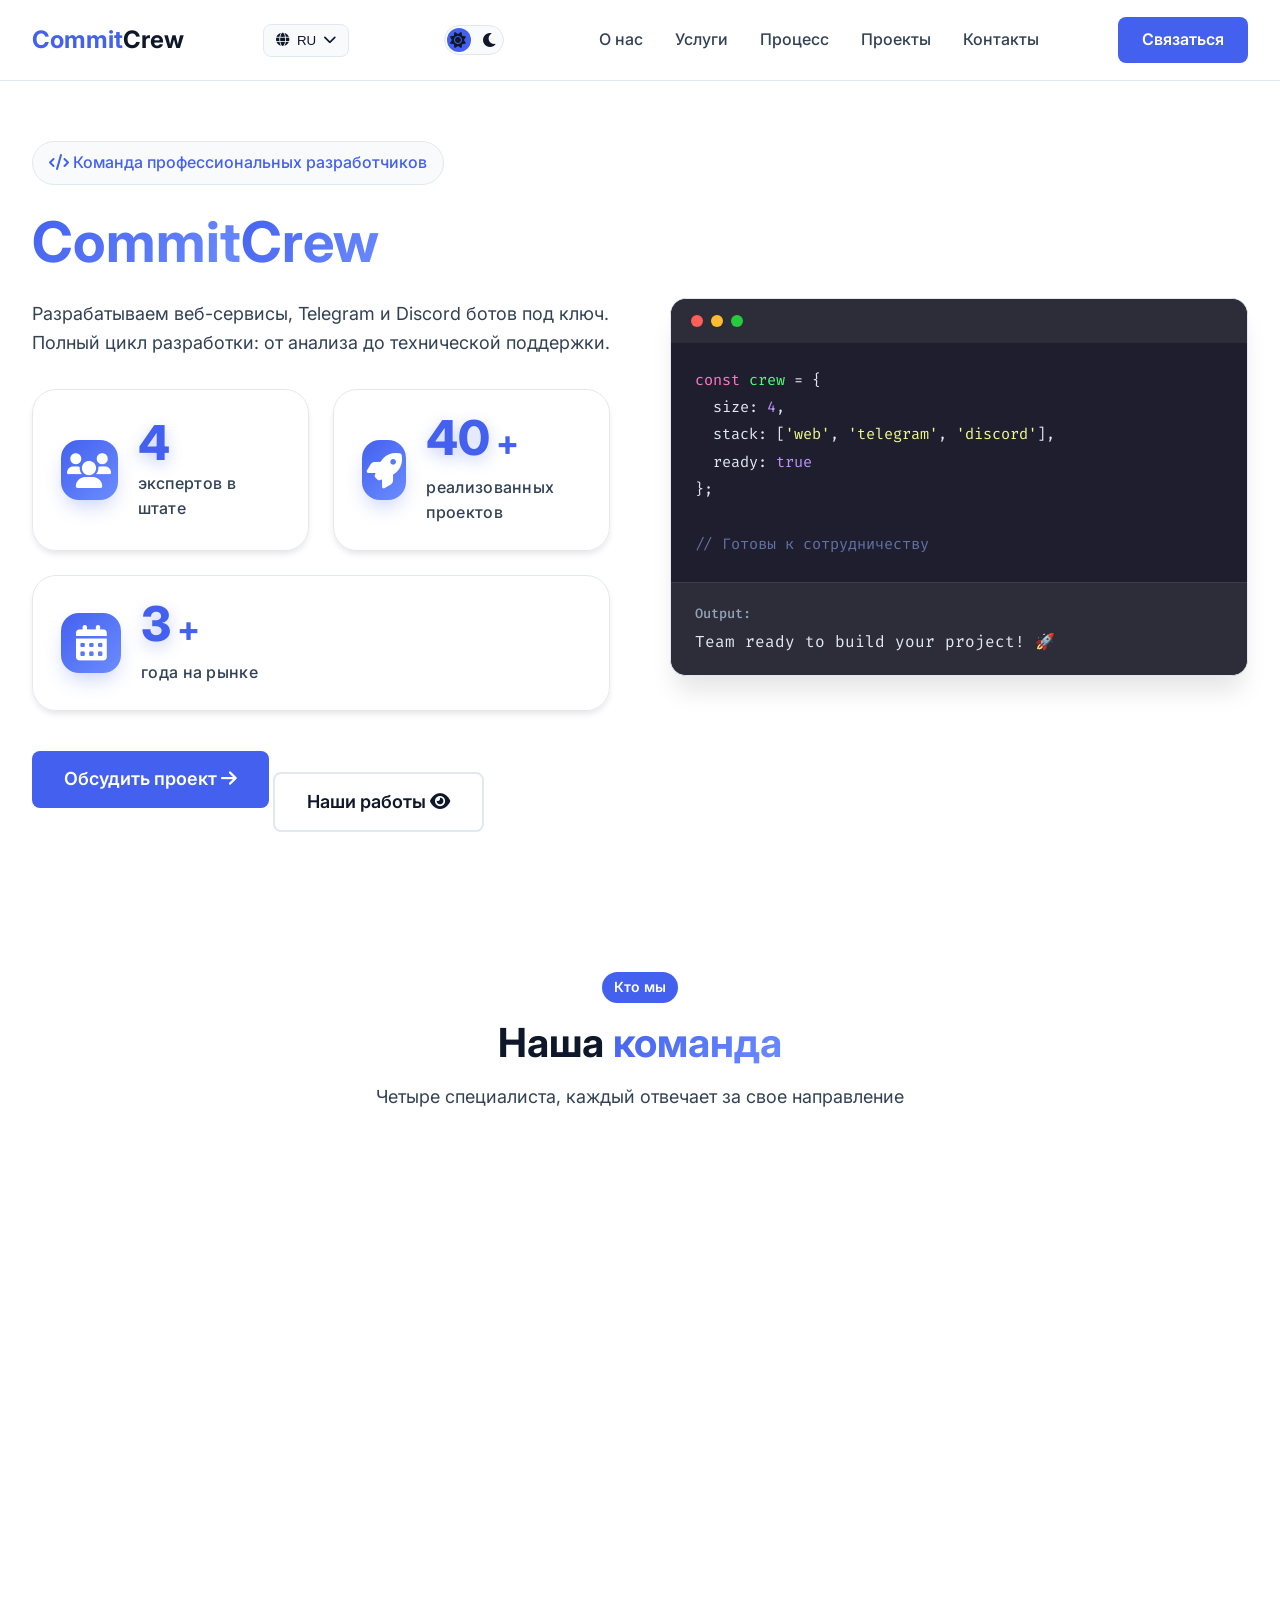
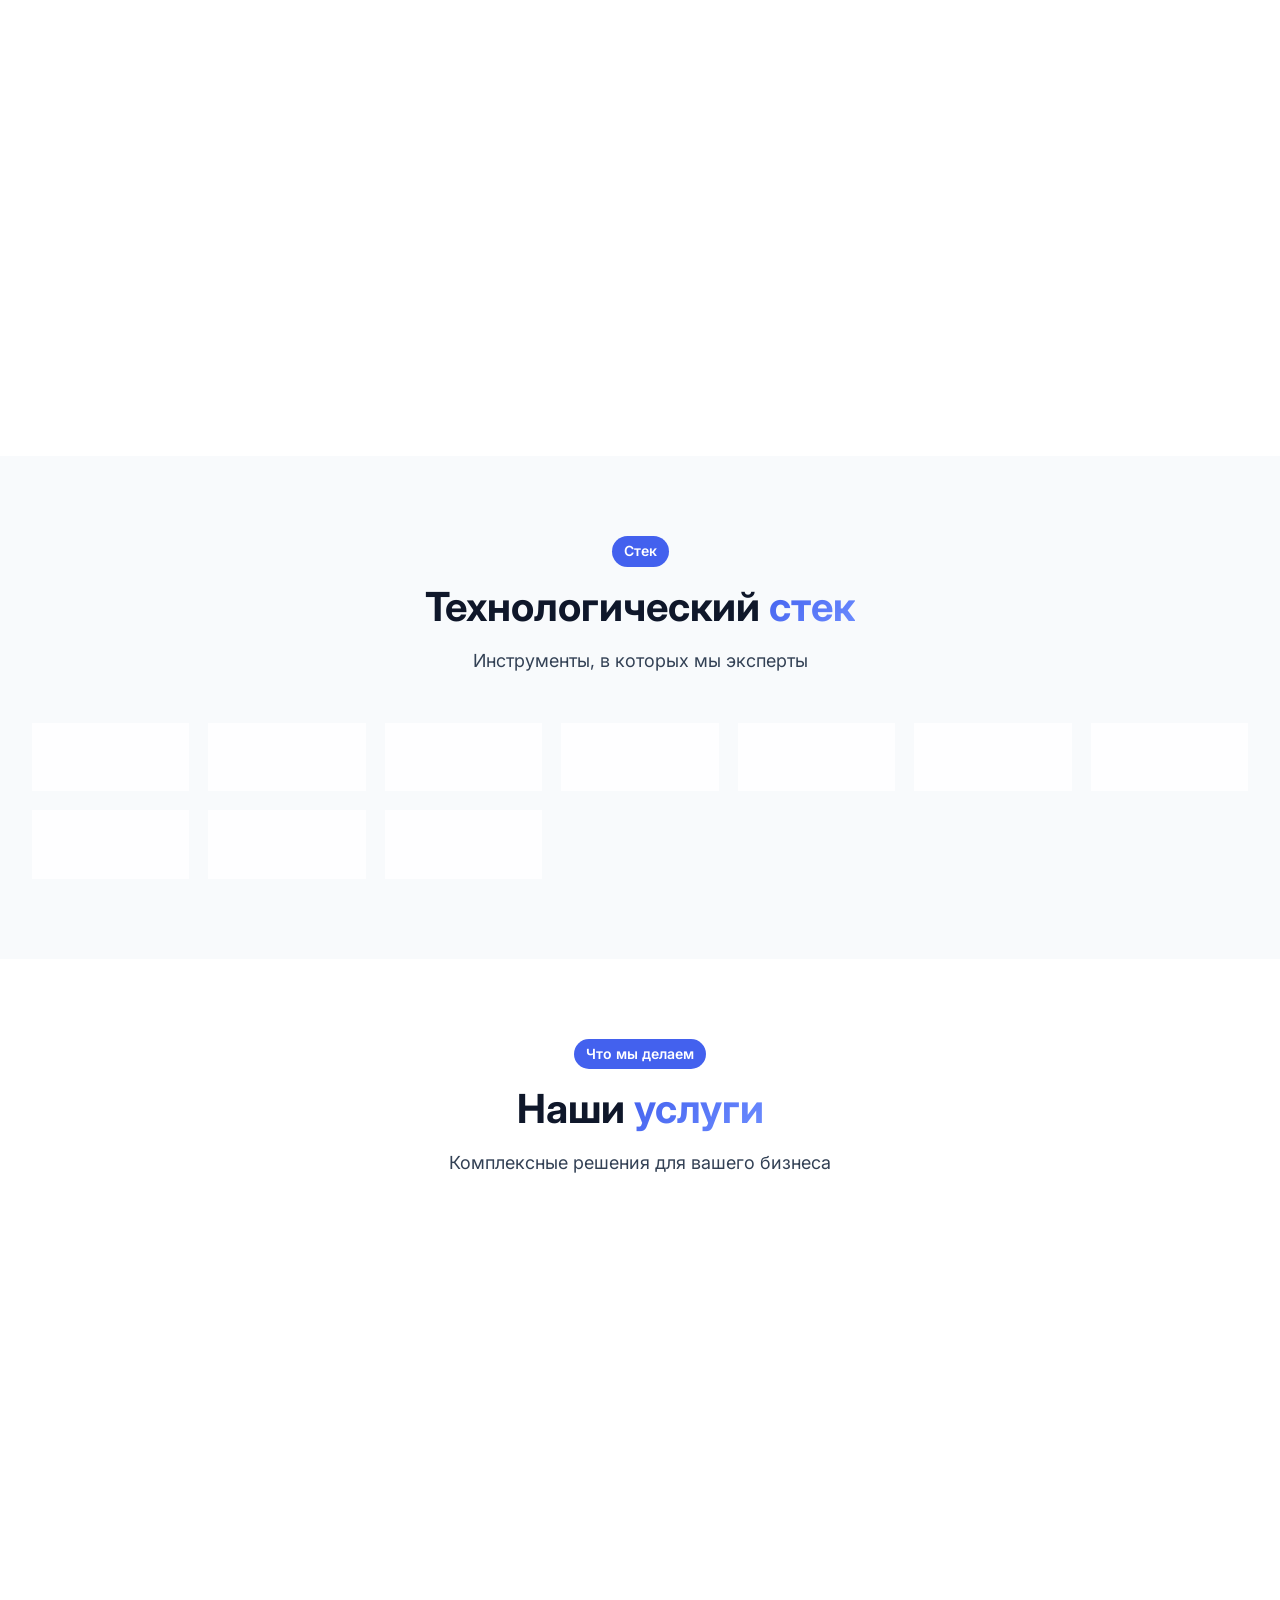
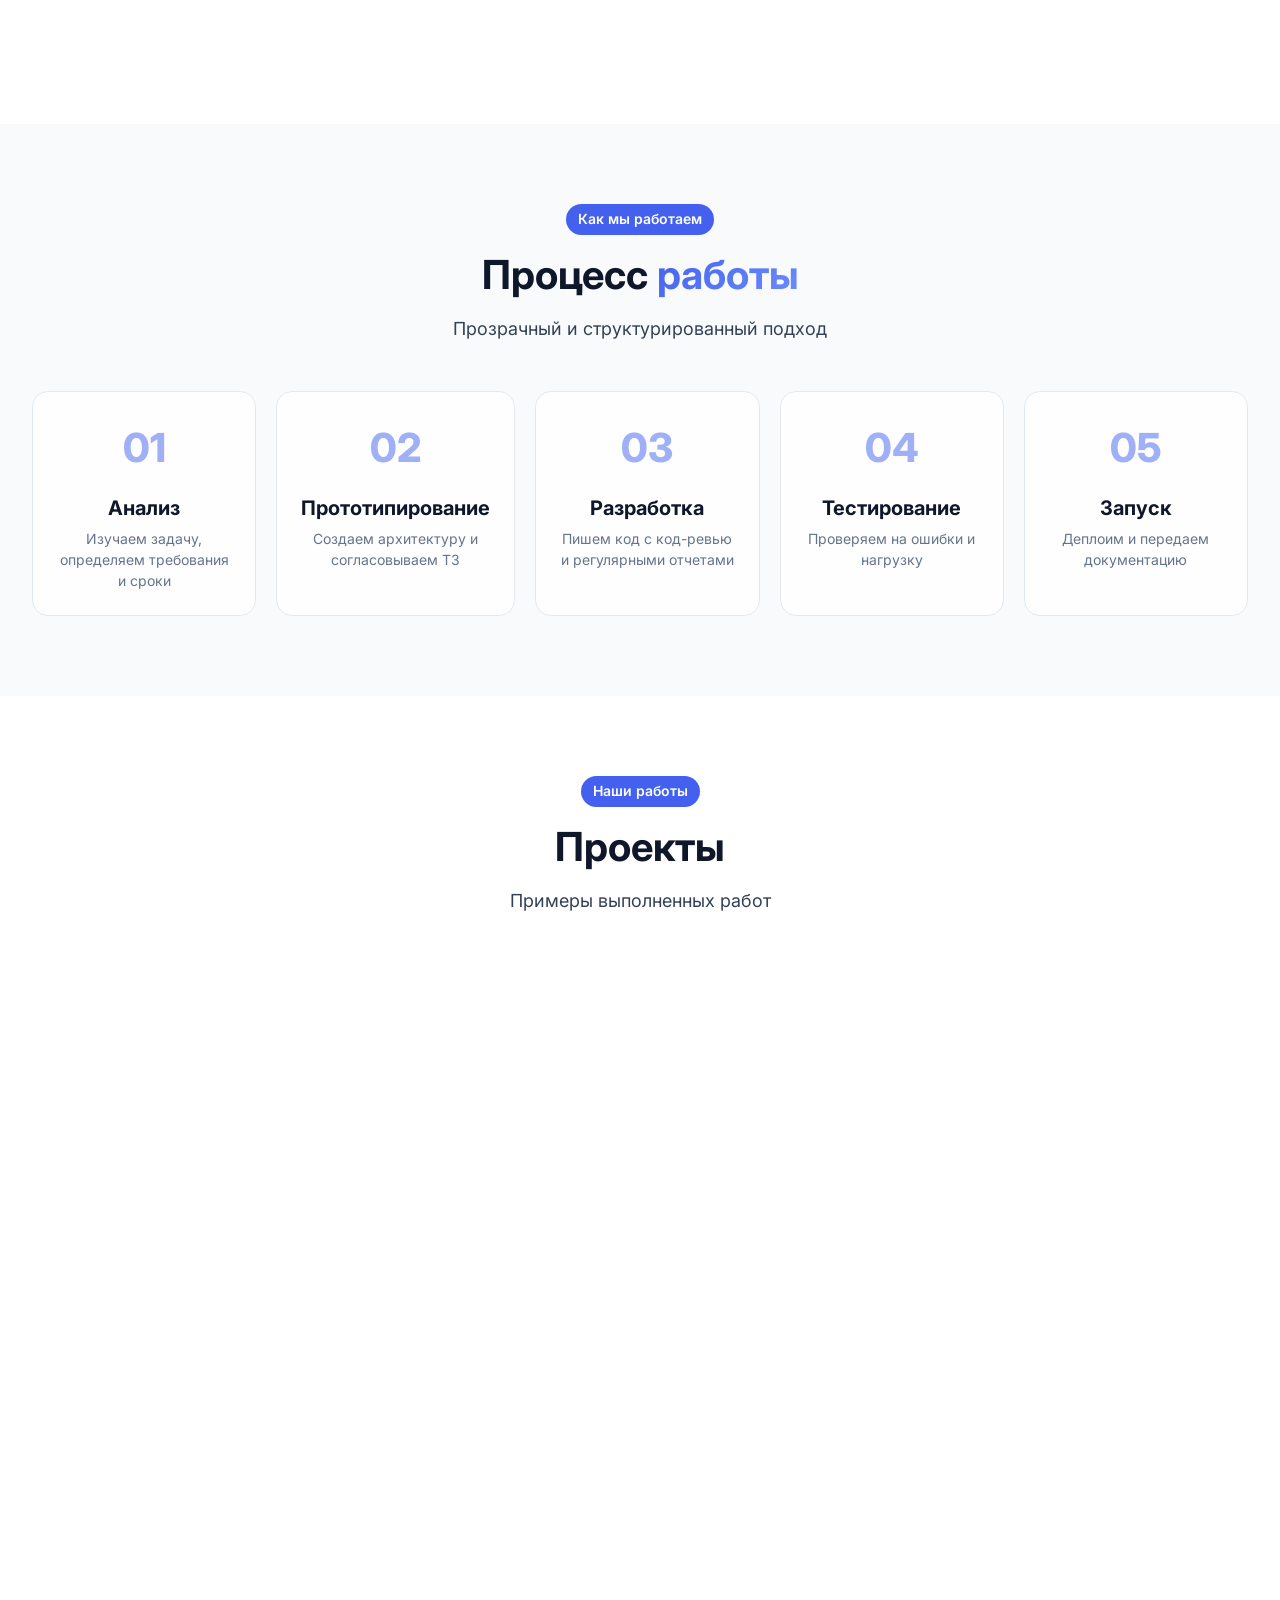
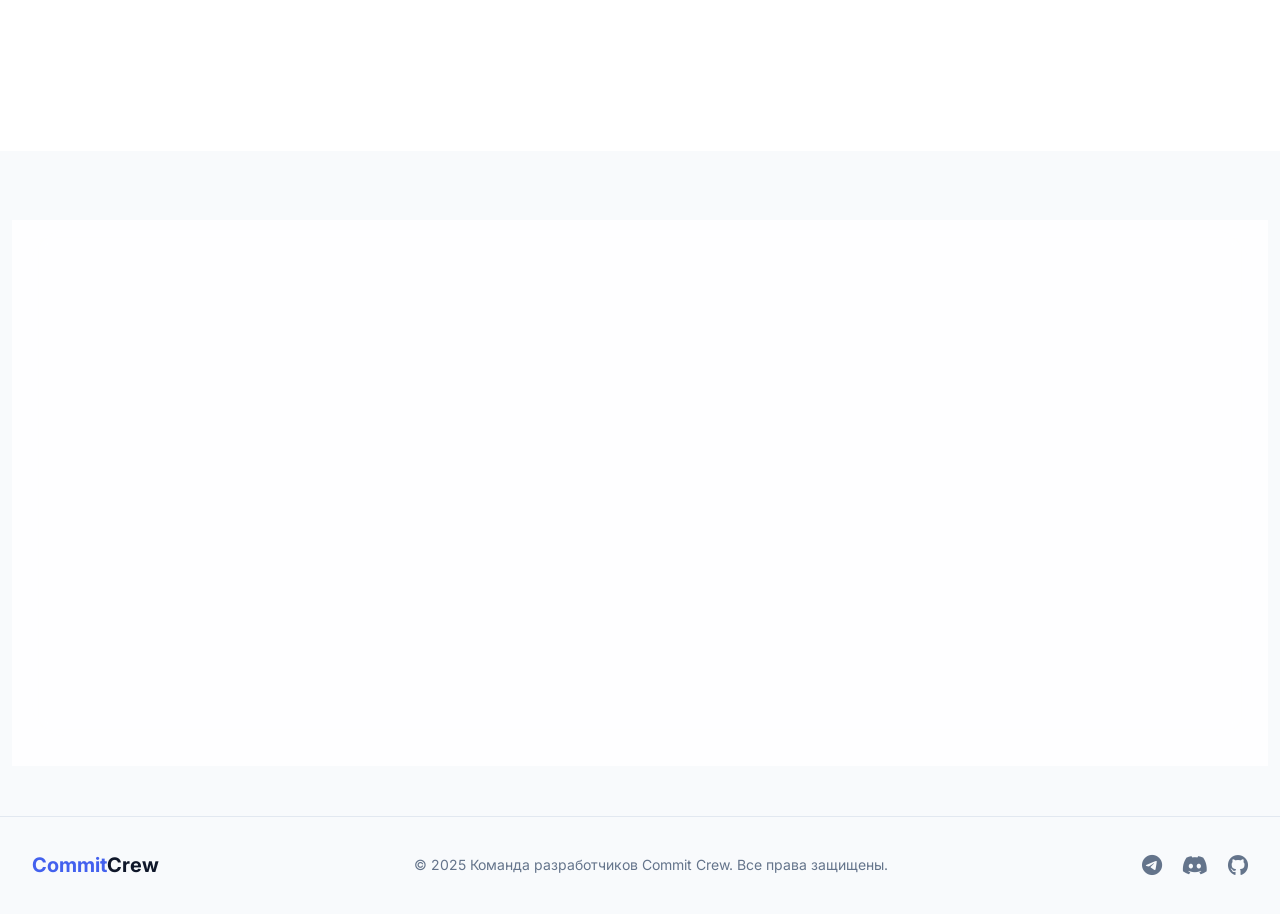
<file: index.html>
<!DOCTYPE html>
<html lang="ru">
<head>
    <meta charset="UTF-8">
    <meta name="viewport" content="width=device-width, initial-scale=1.0">
    <title>Commit Crew | Команда профессиональных разработчиков</title>
    <!-- Подключение CSS -->
    <link rel="stylesheet" href="styles.css">
    <!-- Google Fonts и Font Awesome подключаются через CSS -->
    <link rel="preconnect" href="https://fonts.googleapis.com">
    <link rel="preconnect" href="https://fonts.gstatic.com" crossorigin>
    <link href="https://fonts.googleapis.com/css2?family=Inter:wght@300;400;500;600;700;800&family=Fira+Code:wght@400;500;600&display=swap" rel="stylesheet">
    <link rel="stylesheet" href="https://cdnjs.cloudflare.com/ajax/libs/font-awesome/6.0.0-beta3/css/all.min.css">
</head>
<body>
    <!-- Прелоадер (анимированный) -->
    <div class="preloader">
        <div class="preloader-content">
            <div class="preloader-logo">Commit<span>Crew</span></div>
            <div class="preloader-spinner"></div>
        </div>
    </div>

    <!-- Шапка сайта -->
    <header class="header">
        <div class="container header-container">
            <div class="logo">
                <span class="logo-accent">Commit</span>Crew
            </div>

            <!-- Переключатель языков -->
            <div class="language-switcher">
                <button class="language-toggle" id="languageToggle">
                    <i class="fas fa-globe"></i>
                    <span class="current-language">RU</span>
                    <i class="fas fa-chevron-down"></i>
                </button>
                <div class="language-dropdown" id="languageDropdown">
                    <button class="language-option" data-lang="ru">🇷🇺 Русский</button>
                    <button class="language-option" data-lang="en">🇬🇧 English</button>
                    <button class="language-option" data-lang="sv">🇸🇪 Svenska</button>
                    <button class="language-option" data-lang="uk">🇺🇦 Українська</button>
                    <button class="language-option" data-lang="de">🇩🇪 Deutsch</button>
                </div>
            </div>

            <!-- Переключатель темы -->
            <div class="theme-switcher">
                <button class="theme-toggle" id="themeToggle">
                    <i class="fas fa-sun"></i>
                    <i class="fas fa-moon"></i>
                    <span class="theme-toggle-ball"></span>
                </button>
            </div>

            <nav class="nav">
                <ul class="nav-list">
                    <li><a href="#about" class="nav-link" data-i18n="nav_about">О нас</a></li>
                    <li><a href="#services" class="nav-link" data-i18n="nav_services">Услуги</a></li>
                    <li><a href="#process" class="nav-link" data-i18n="nav_process">Процесс</a></li>
                    <li><a href="#portfolio" class="nav-link" data-i18n="nav_portfolio">Проекты</a></li>
                    <li><a href="#contact" class="nav-link" data-i18n="nav_contact">Контакты</a></li>
                </ul>
            </nav>
            <a href="#contact" class="btn btn-primary" data-i18n="nav_contact_btn">Связаться</a>
            <div class="mobile-menu-btn">
                <span></span>
                <span></span>
                <span></span>
            </div>
        </div>
    </header>

    <!-- Главный экран -->
    <section class="hero">
        <div class="container hero-container">
            <div class="hero-content animate-on-load">
                <div class="hero-badge">
                    <i class="fas fa-code"></i> <span data-i18n="hero_badge">Команда профессиональных разработчиков</span>
                </div>
                <h1 class="hero-title">
                    <span class="gradient-text" data-i18n="hero_title_part1">Commit</span><span class="gradient-text" data-i18n="hero_title_part2">Crew</span>
                </h1>
                <p class="hero-description" data-i18n="hero_description">
                    Разрабатываем веб-сервисы, Telegram и Discord ботов под ключ.<br>
                    Полный цикл разработки: от анализа до технической поддержки.
                </p>

                <!-- Улучшенная статистика без JavaScript -->
                <div class="hero-stats">
                    <div class="stat-item glass-card">
                        <div class="stat-icon">
                            <i class="fas fa-users"></i>
                        </div>
                        <div class="stat-content">
                            <div class="stat-number-wrapper">
                                <span class="stat-number">4</span>
                            </div>
                            <div class="stat-label" data-i18n="stat_experts">экспертов в штате</div>
                        </div>
                        <div class="stat-glow"></div>
                    </div>
                    <div class="stat-item glass-card">
                        <div class="stat-icon">
                            <i class="fas fa-rocket"></i>
                        </div>
                        <div class="stat-content">
                            <div class="stat-number-wrapper">
                                <span class="stat-number">40</span>
                                <span class="stat-plus">+</span>
                            </div>
                            <div class="stat-label" data-i18n="stat_projects">реализованных проектов</div>
                        </div>
                        <div class="stat-glow"></div>
                    </div>
                    <div class="stat-item glass-card">
                        <div class="stat-icon">
                            <i class="fas fa-calendar-alt"></i>
                        </div>
                        <div class="stat-content">
                            <div class="stat-number-wrapper">
                                <span class="stat-number">3</span>
                                <span class="stat-plus">+</span>
                            </div>
                            <div class="stat-label" data-i18n="stat_years">года на рынке</div>
                        </div>
                        <div class="stat-glow"></div>
                    </div>
                </div>

                <div class="hero-buttons">
                    <a href="#contact" class="btn btn-primary btn-large btn-glow"><span data-i18n="hero_btn_discuss">Обсудить проект</span> <i class="fas fa-arrow-right"></i></a>
                    <a href="#portfolio" class="btn btn-outline btn-large"><span data-i18n="hero_btn_works">Наши работы</span> <i class="fas fa-eye"></i></a>
                </div>
            </div>
            <div class="hero-image animate-on-load delay-200">
                <div class="code-window">
                    <div class="code-header">
                        <span class="dot"></span>
                        <span class="dot"></span>
                        <span class="dot"></span>
                    </div>
                    <div class="code-body">
                        <span class="code-keyword">const</span> <span class="code-variable">crew</span> = {<br>
                        &nbsp;&nbsp;<span class="code-property">size</span>: <span class="code-number">4</span>,<br>
                        &nbsp;&nbsp;<span class="code-property">stack</span>: [<span class="code-string">'web'</span>, <span class="code-string">'telegram'</span>, <span class="code-string">'discord'</span>],<br>
                        &nbsp;&nbsp;<span class="code-property">ready</span>: <span class="code-boolean">true</span><br>
                        };<br><br>
                        <span class="code-comment">// <span data-i18n="code_comment">Готовы к сотрудничеству</span></span>
                    </div>
                    <div class="code-output">
                        <div class="output-label">Output:</div>
                        <div class="output-content">Team ready to build your project! 🚀</div>
                    </div>
                </div>
            </div>
        </div>
    </section>

    <!-- О нас (подробная команда) -->
    <section id="about" class="section">
        <div class="container">
            <div class="section-header animate-on-scroll">
                <span class="section-subtitle-badge" data-i18n="about_badge">Кто мы</span>
                <h2 class="section-title"><span data-i18n="about_title_part1">Наша</span> <span class="gradient-text" data-i18n="about_title_part2">команда</span></h2>
                <p class="section-subtitle" data-i18n="about_subtitle">Четыре специалиста, каждый отвечает за свое направление</p>
            </div>

            <!-- Детальная карточка команды (Михаил удален) -->
            <div class="team-detailed-grid">
                <!-- Специалист 1: Пономаренко Станислав -->
                <div class="team-detailed-card animate-on-scroll">
                    <div class="team-detailed-header">
                        <div class="team-detailed-avatar">
                            <i class="fas fa-user-code"></i>
                        </div>
                        <div class="team-detailed-name">
                            <h3>Пономаренко Станислав</h3>
                            <span class="team-detailed-role" data-i18n="role_frontend">Frontend-разработчик</span>
                        </div>
                    </div>
                    <div class="team-detailed-content">
                        <p class="team-detailed-bio" data-i18n="bio_stanislav">Квалифицированный специалист в области фронтенд-разработки с фокусом на создание пользовательских интерфейсов.</p>
                        <div class="team-detailed-responsibilities">
                            <h4 data-i18n="responsibilities">Зона ответственности:</h4>
                            <ul>
                                <li><i class="fas fa-check-circle"></i> <span data-i18n="resp_stanislav_1">Разработка клиентской части</span></li>
                                <li><i class="fas fa-check-circle"></i> <span data-i18n="resp_stanislav_2">Кросс-браузерная совместимость</span></li>
                                <li><i class="fas fa-check-circle"></i> <span data-i18n="resp_stanislav_3">Оптимизация интерфейсов</span></li>
                            </ul>
                        </div>
                    </div>
                </div>

                <!-- Специалист 2: Орловский Эдуард -->
                <div class="team-detailed-card animate-on-scroll delay-100">
                    <div class="team-detailed-header">
                        <div class="team-detailed-avatar">
                            <i class="fas fa-user-paintbrush"></i>
                        </div>
                        <div class="team-detailed-name">
                            <h3>Орловский Эдуард</h3>
                            <span class="team-detailed-role" data-i18n="role_frontend_ui">Frontend-разработчик (UX/UI)</span>
                        </div>
                    </div>
                    <div class="team-detailed-content">
                        <p class="team-detailed-bio" data-i18n="bio_eduard">Специалист по фронтенд-разработке, уделяющий особое внимание пользовательскому опыту и визуальной составляющей.</p>
                        <div class="team-detailed-responsibilities">
                            <h4 data-i18n="responsibilities">Зона ответственности:</h4>
                            <ul>
                                <li><i class="fas fa-check-circle"></i> <span data-i18n="resp_eduard_1">Проектирование UX</span></li>
                                <li><i class="fas fa-check-circle"></i> <span data-i18n="resp_eduard_2">UI/дизайн интерфейсов</span></li>
                                <li><i class="fas fa-check-circle"></i> <span data-i18n="resp_eduard_3">Адаптивная верстка</span></li>
                            </ul>
                        </div>
                    </div>
                </div>

                <!-- Специалист 3: Пупков Даниил -->
                <div class="team-detailed-card animate-on-scroll">
                    <div class="team-detailed-header">
                        <div class="team-detailed-avatar">
                            <i class="fas fa-user-cog"></i>
                        </div>
                        <div class="team-detailed-name">
                            <h3>Пупков Даниил</h3>
                            <span class="team-detailed-role" data-i18n="role_backend">Backend-разработчик</span>
                        </div>
                    </div>
                    <div class="team-detailed-content">
                        <p class="team-detailed-bio" data-i18n="bio_daniel">Инженер, специализирующийся на проектировании серверной архитектуры и разработке бекенд-логики.</p>
                        <div class="team-detailed-responsibilities">
                            <h4 data-i18n="responsibilities">Зона ответственности:</h4>
                            <ul>
                                <li><i class="fas fa-check-circle"></i> <span data-i18n="resp_daniel_1">Серверная архитектура</span></li>
                                <li><i class="fas fa-check-circle"></i> <span data-i18n="resp_daniel_2">Базы данных</span></li>
                                <li><i class="fas fa-check-circle"></i> <span data-i18n="resp_daniel_3">Разработка API</span></li>
                            </ul>
                        </div>
                    </div>
                </div>

                <!-- Специалист 4: Кожевник Дмитрий -->
                <div class="team-detailed-card animate-on-scroll delay-100">
                    <div class="team-detailed-header">
                        <div class="team-detailed-avatar">
                            <i class="fas fa-user-ninja"></i>
                        </div>
                        <div class="team-detailed-name">
                            <h3>Кожевник Дмитрий</h3>
                            <span class="team-detailed-role" data-i18n="role_backend_integrations">Backend-разработчик (интеграции)</span>
                        </div>
                    </div>
                    <div class="team-detailed-content">
                        <p class="team-detailed-bio" data-i18n="bio_dmitry">Разработчик, сосредоточенный на оптимизации серверных процессов и интеграции различных систем.</p>
                        <div class="team-detailed-responsibilities">
                            <h4 data-i18n="responsibilities">Зона ответственности:</h4>
                            <ul>
                                <li><i class="fas fa-check-circle"></i> <span data-i18n="resp_dmitry_1">Оптимизация процессов</span></li>
                                <li><i class="fas fa-check-circle"></i> <span data-i18n="resp_dmitry_2">Интеграция систем</span></li>
                                <li><i class="fas fa-check-circle"></i> <span data-i18n="resp_dmitry_3">Настройка инфраструктуры</span></li>
                            </ul>
                        </div>
                    </div>
                </div>
            </div>
        </div>
    </section>

    <!-- Технологии -->
    <section class="section section-light">
        <div class="container">
            <div class="section-header animate-on-scroll">
                <span class="section-subtitle-badge" data-i18n="tech_badge">Стек</span>
                <h2 class="section-title"><span data-i18n="tech_title_part1">Технологический</span> <span class="gradient-text" data-i18n="tech_title_part2">стек</span></h2>
                <p class="section-subtitle" data-i18n="tech_subtitle">Инструменты, в которых мы эксперты</p>
            </div>
            <div class="tech-grid">
                <div class="tech-item animate-on-scroll"><i class="fab fa-python"></i> Python</div>
                <div class="tech-item animate-on-scroll delay-50"><i class="fab fa-js"></i> JavaScript</div>
                <div class="tech-item animate-on-scroll delay-100"><i class="fab fa-node-js"></i> Node.js</div>
                <div class="tech-item animate-on-scroll delay-150"><i class="fas fa-code"></i> Aiogram</div>
                <div class="tech-item animate-on-scroll delay-200"><i class="fab fa-discord"></i> Discord.js</div>
                <div class="tech-item animate-on-scroll"><i class="fas fa-database"></i> PostgreSQL</div>
                <div class="tech-item animate-on-scroll delay-50"><i class="fas fa-database"></i> MongoDB</div>
                <div class="tech-item animate-on-scroll delay-100"><i class="fas fa-server"></i> FastAPI</div>
                <div class="tech-item animate-on-scroll delay-150"><i class="fas fa-bolt"></i> Redis</div>
                <div class="tech-item animate-on-scroll delay-200"><i class="fas fa-cloud"></i> REST API</div>
            </div>
        </div>
    </section>

    <!-- Услуги -->
    <section id="services" class="section">
        <div class="container">
            <div class="section-header animate-on-scroll">
                <span class="section-subtitle-badge" data-i18n="services_badge">Что мы делаем</span>
                <h2 class="section-title"><span data-i18n="services_title_part1">Наши</span> <span class="gradient-text" data-i18n="services_title_part2">услуги</span></h2>
                <p class="section-subtitle" data-i18n="services_subtitle">Комплексные решения для вашего бизнеса</p>
            </div>
            <div class="services-grid">
                <div class="service-card animate-on-scroll">
                    <div class="service-icon">
                        <i class="fas fa-globe"></i>
                    </div>
                    <h3 class="service-title" data-i18n="service_web_title">Веб-разработка</h3>
                    <p class="service-description" data-i18n="service_web_desc">Корпоративные сайты, интернет-магазины, личные кабинеты, CRM-системы.</p>
                    <ul class="service-features">
                        <li><i class="fas fa-angle-right"></i> <span data-i18n="service_web_feat1">Бэкенд: Python, FastAPI, Django</span></li>
                        <li><i class="fas fa-angle-right"></i> <span data-i18n="service_web_feat2">Базы данных: PostgreSQL, MongoDB</span></li>
                        <li><i class="fas fa-angle-right"></i> <span data-i18n="service_web_feat3">Адаптивная верстка</span></li>
                    </ul>
                </div>
                <div class="service-card animate-on-scroll delay-100">
                    <div class="service-icon">
                        <i class="fab fa-telegram"></i>
                    </div>
                    <h3 class="service-title" data-i18n="service_telegram_title">Telegram-боты</h3>
                    <p class="service-description" data-i18n="service_telegram_desc">Боты для автоматизации продаж, уведомлений, интеграции с CRM и онлайн-оплатой.</p>
                    <ul class="service-features">
                        <li><i class="fas fa-angle-right"></i> <span data-i18n="service_telegram_feat1">Aiogram / Pyrogram</span></li>
                        <li><i class="fas fa-angle-right"></i> <span data-i18n="service_telegram_feat2">Платежные интеграции</span></li>
                        <li><i class="fas fa-angle-right"></i> <span data-i18n="service_telegram_feat3">Админ-панели</span></li>
                    </ul>
                </div>
                <div class="service-card animate-on-scroll delay-200">
                    <div class="service-icon">
                        <i class="fab fa-discord"></i>
                    </div>
                    <h3 class="service-title" data-i18n="service_discord_title">Discord-боты</h3>
                    <p class="service-description" data-i18n="service_discord_desc">Модерация, экономические системы, музыка, ролевые игры для сообществ.</p>
                    <ul class="service-features">
                        <li><i class="fas fa-angle-right"></i> <span data-i18n="service_discord_feat1">Discord.js / py-cord</span></li>
                        <li><i class="fas fa-angle-right"></i> <span data-i18n="service_discord_feat2">Системы ролей</span></li>
                        <li><i class="fas fa-angle-right"></i> <span data-i18n="service_discord_feat3">Интеграция с API</span></li>
                    </ul>
                </div>
            </div>
        </div>
    </section>

    <!-- Процесс работы -->
    <section id="process" class="section section-light">
        <div class="container">
            <div class="section-header animate-on-scroll">
                <span class="section-subtitle-badge" data-i18n="process_badge">Как мы работаем</span>
                <h2 class="section-title"><span data-i18n="process_title_part1">Процесс</span> <span class="gradient-text" data-i18n="process_title_part2">работы</span></h2>
                <p class="section-subtitle" data-i18n="process_subtitle">Прозрачный и структурированный подход</p>
            </div>
            <div class="process-grid">
                <div class="process-step animate-on-scroll">
                    <div class="step-number">01</div>
                    <h4 class="step-title" data-i18n="process_step1">Анализ</h4>
                    <p class="step-description" data-i18n="process_step1_desc">Изучаем задачу, определяем требования и сроки</p>
                </div>
                <div class="process-step animate-on-scroll delay-100">
                    <div class="step-number">02</div>
                    <h4 class="step-title" data-i18n="process_step2">Прототипирование</h4>
                    <p class="step-description" data-i18n="process_step2_desc">Создаем архитектуру и согласовываем ТЗ</p>
                </div>
                <div class="process-step animate-on-scroll delay-200">
                    <div class="step-number">03</div>
                    <h4 class="step-title" data-i18n="process_step3">Разработка</h4>
                    <p class="step-description" data-i18n="process_step3_desc">Пишем код с код-ревью и регулярными отчетами</p>
                </div>
                <div class="process-step animate-on-scroll delay-300">
                    <div class="step-number">04</div>
                    <h4 class="step-title" data-i18n="process_step4">Тестирование</h4>
                    <p class="step-description" data-i18n="process_step4_desc">Проверяем на ошибки и нагрузку</p>
                </div>
                <div class="process-step animate-on-scroll delay-400">
                    <div class="step-number">05</div>
                    <h4 class="step-title" data-i18n="process_step5">Запуск</h4>
                    <p class="step-description" data-i18n="process_step5_desc">Деплоим и передаем документацию</p>
                </div>
            </div>
        </div>
    </section>

    <!-- Портфолио -->
    <section id="portfolio" class="section">
        <div class="container">
            <div class="section-header animate-on-scroll">
                <span class="section-subtitle-badge" data-i18n="portfolio_badge">Наши работы</span>
                <h2 class="section-title" data-i18n="portfolio_title">Проекты</h2>
                <p class="section-subtitle" data-i18n="portfolio_subtitle">Примеры выполненных работ</p>
            </div>
            <div class="portfolio-grid">
                <!-- Проект 1 -->
                <div class="portfolio-card animate-on-scroll">
                    <div class="portfolio-image">
                        <i class="fas fa-shield-halved"></i>
                    </div>
                    <div class="portfolio-content">
                        <h3 class="portfolio-title">Guardian Moderation</h3>
                        <p class="portfolio-description" data-i18n="project1_desc">Discord-бот для модерации сервера с 15 000+ участников</p>
                        <div class="portfolio-tags">
                            <span class="tag">Node.js</span>
                            <span class="tag">Discord.js</span>
                            <span class="tag">MongoDB</span>
                        </div>
                    </div>
                </div>

                <!-- Проект 2 -->
                <div class="portfolio-card animate-on-scroll delay-100">
                    <div class="portfolio-image">
                        <i class="fas fa-calendar-check"></i>
                    </div>
                    <div class="portfolio-content">
                        <h3 class="portfolio-title">Salon Booking Bot</h3>
                        <p class="portfolio-description" data-i18n="project2_desc">Telegram-бот для записи в салон красоты</p>
                        <div class="portfolio-tags">
                            <span class="tag">Python</span>
                            <span class="tag">Aiogram</span>
                            <span class="tag">PostgreSQL</span>
                        </div>
                    </div>
                </div>

                <!-- Проект 3 -->
                <div class="portfolio-card animate-on-scroll delay-200">
                    <div class="portfolio-image">
                        <i class="fas fa-coins"></i>
                    </div>
                    <div class="portfolio-content">
                        <h3 class="portfolio-title">Economy & Games</h3>
                        <p class="portfolio-description" data-i18n="project3_desc">Discord-бот с экономической системой</p>
                        <div class="portfolio-tags">
                            <span class="tag">Node.js</span>
                            <span class="tag">Discord.js</span>
                            <span class="tag">PostgreSQL</span>
                        </div>
                    </div>
                </div>

                <!-- Проект 4 -->
                <div class="portfolio-card animate-on-scroll">
                    <div class="portfolio-image">
                        <i class="fas fa-bell"></i>
                    </div>
                    <div class="portfolio-content">
                        <h3 class="portfolio-title">Monitor Bot</h3>
                        <p class="portfolio-description" data-i18n="project4_desc">Telegram-бот для мониторинга серверов</p>
                        <div class="portfolio-tags">
                            <span class="tag">Python</span>
                            <span class="tag">Aiogram</span>
                            <span class="tag">PostgreSQL</span>
                        </div>
                    </div>
                </div>

                <!-- Проект 5 -->
                <div class="portfolio-card animate-on-scroll delay-100">
                    <div class="portfolio-image">
                        <i class="fas fa-music"></i>
                    </div>
                    <div class="portfolio-content">
                        <h3 class="portfolio-title">Music Player Bot</h3>
                        <p class="portfolio-description" data-i18n="project5_desc">Discord-бот для воспроизведения музыки</p>
                        <div class="portfolio-tags">
                            <span class="tag">Node.js</span>
                            <span class="tag">Discord.js</span>
                            <span class="tag">YouTube API</span>
                        </div>
                    </div>
                </div>

                <!-- Проект 6 -->
                <div class="portfolio-card animate-on-scroll delay-200">
                    <div class="portfolio-image">
                        <i class="fas fa-poll"></i>
                    </div>
                    <div class="portfolio-content">
                        <h3 class="portfolio-title">Poll & Survey Bot</h3>
                        <p class="portfolio-description" data-i18n="project6_desc">Telegram-бот для создания опросов</p>
                        <div class="portfolio-tags">
                            <span class="tag">Python</span>
                            <span class="tag">Aiogram</span>
                            <span class="tag">MongoDB</span>
                        </div>
                    </div>
                </div>
            </div>
        </div>
    </section>

    <!-- Контакты -->
    <section id="contact" class="section section-light">
        <div class="container">
            <div class="contact-container animate-on-scroll">
                <div class="contact-info">
                    <span class="section-subtitle-badge" data-i18n="contact_badge">Свяжитесь с нами</span>
                    <h2 class="contact-title"><span data-i18n="contact_title_part1">Обсудим</span> <span class="gradient-text" data-i18n="contact_title_part2">ваш проект</span></h2>
                    <p class="contact-description" data-i18n="contact_description">
                        Ответим на вопросы и подготовим коммерческое предложение
                    </p>
                    <div class="contact-details">
                        <div class="contact-item">
                            <div class="contact-icon">
                                <i class="fas fa-envelope"></i>
                            </div>
                            <div>
                                <div class="contact-label" data-i18n="contact_email">Email</div>
                                <div class="contact-value">dimakozevnik2000@gmail.com</div>
                            </div>
                        </div>
                        <div class="contact-item">
                            <div class="contact-icon">
                                <i class="fab fa-telegram"></i>
                            </div>
                            <div>
                                <div class="contact-label" data-i18n="contact_telegram">Telegram</div>
                                <div class="contact-value">@Alturass</div>
                            </div>
                        </div>
                        <div class="contact-item">
                            <div class="contact-icon">
                                <i class="fab fa-discord"></i>
                            </div>
                            <div>
                                <div class="contact-label" data-i18n="contact_discord">Discord</div>
                                <div class="contact-value">linersk</div>
                            </div>
                        </div>
                    </div>
                </div>

                <!-- Форма с отправкой в Google Forms -->
                <form class="contact-form" id="googleForm">
                    <div class="form-group">
                        <input type="text" class="form-control" placeholder="Ваше имя" required id="nameField">
                        <i class="fas fa-user input-icon"></i>
                    </div>
                    <div class="form-group">
                        <input type="email" class="form-control" placeholder="Email или Telegram" required id="emailField">
                        <i class="fas fa-envelope input-icon"></i>
                    </div>
                    <div class="form-group">
                        <textarea class="form-control" rows="5" placeholder="Опишите ваш проект..." required id="messageField"></textarea>
                        <i class="fas fa-pencil-alt input-icon textarea-icon"></i>
                    </div>
                    <button type="submit" class="btn btn-primary btn-block" id="submitBtn">
                        <span data-i18n="contact_submit">Отправить запрос</span> <i class="fas fa-paper-plane"></i>
                    </button>

                    <!-- Блок для сообщений пользователю -->
                    <div id="formStatus" class="form-status"></div>
                </form>
            </div>
        </div>
    </section>

    <!-- Футер -->
    <footer class="footer">
        <div class="container">
            <div class="footer-content">
                <div class="footer-logo">
                    <span class="logo-accent">Commit</span>Crew
                </div>
                <div class="footer-copyright" data-i18n="copyright">
                    © 2025 Команда разработчиков Commit Crew. Все права защищены.
                </div>
                <div class="footer-social">
                    <a href="#" class="social-link"><i class="fab fa-telegram"></i></a>
                    <a href="#" class="social-link"><i class="fab fa-discord"></i></a>
                    <a href="#" class="social-link"><i class="fab fa-github"></i></a>
                </div>
            </div>
        </div>
    </footer>

    <!-- Кнопка "Наверх" -->
    <button id="scrollTopBtn" class="scroll-top-btn">
        <i class="fas fa-arrow-up"></i>
    </button>

    <!-- Скрипт для отправки формы в Google Forms -->
    <script>
    document.addEventListener('DOMContentLoaded', function() {
        const form = document.getElementById('googleForm');
        const formStatus = document.getElementById('formStatus');
        const submitBtn = document.getElementById('submitBtn');

        // ВНИМАНИЕ: ЗАМЕНИТЕ ЭТИ ЗНАЧЕНИЯ НА ВАШИ!
        // Как получить эти данные - читайте в инструкции README.txt
        const FORM_ID = 'e/1FAIpQLSeIHJyAB0nh6qNw9TZT49ILieE43QawNPLfHGaGSuMDJWg9GQ'; // ID вашей формы (после /d/ в URL)

        // URL для отправки
        const FORM_URL = `https://docs.google.com/forms/d/${FORM_ID}/formResponse`;

        // ID полей формы (нужно заменить на ваши!)
        const FIELD_IDS = {
            name: 'entry.994595782',      // Замените на ID поля для имени
            email: 'entry.1492074460',      // Замените на ID поля для email
            message: 'entry.1523116291'     // Замените на ID поля для сообщения
        };

        // Устанавливаем правильные атрибуты name для полей
        const nameField = document.getElementById('nameField');
        const emailField = document.getElementById('emailField');
        const messageField = document.getElementById('messageField');

        if (nameField) nameField.name = FIELD_IDS.name;
        if (emailField) emailField.name = FIELD_IDS.email;
        if (messageField) messageField.name = FIELD_IDS.message;

        // Обработчик отправки формы
        form.addEventListener('submit', async function(e) {
            e.preventDefault();

            // Проверка заполнения полей
            if (!nameField.value.trim() || !emailField.value.trim() || !messageField.value.trim()) {
                formStatus.innerHTML = 'Пожалуйста, заполните все поля';
                formStatus.style.color = '#ef4444';
                return;
            }

            // Блокируем кнопку и показываем статус
            submitBtn.disabled = true;
            submitBtn.style.opacity = '0.7';
            formStatus.innerHTML = 'Отправка...';
            formStatus.style.color = '#2563eb';

            // Создаем FormData
            const formData = new FormData();
            formData.append(FIELD_IDS.name, nameField.value);
            formData.append(FIELD_IDS.email, emailField.value);
            formData.append(FIELD_IDS.message, messageField.value);

            try {
                // Используем fetch с режимом no-cors для обхода CORS
                await fetch(FORM_URL, {
                    method: 'POST',
                    mode: 'no-cors',
                    body: formData
                });

                // При режиме no-cors мы не можем получить ответ, поэтому предполагаем успех
                formStatus.innerHTML = '✅ Спасибо! Данные отправлены. Мы свяжемся с вами.';
                formStatus.style.color = '#10b981';

                // Очищаем форму
                form.reset();

                // Перенаправляем на страницу благодарности через 1.5 секунды
                setTimeout(() => {
                    window.location.href = 'thanks.html';
                }, 1500);

            } catch (error) {
                console.error('Ошибка:', error);
                formStatus.innerHTML = '❌ Ошибка при отправке. Попробуйте позже или напишите нам в Telegram.';
                formStatus.style.color = '#ef4444';
                submitBtn.disabled = false;
                submitBtn.style.opacity = '1';
            }
        });
    });
    </script>

    <!-- Скрипты для перевода, темы и анимаций -->
    <script>
    // Объект с переводами для всех 5 языков
    const translations = {
        ru: {
            site_title: "Commit Crew | Команда профессиональных разработчиков",
            nav_about: "О нас",
            nav_services: "Услуги",
            nav_process: "Процесс",
            nav_portfolio: "Проекты",
            nav_contact: "Контакты",
            nav_contact_btn: "Связаться",
            hero_badge: "Команда профессиональных разработчиков",
            hero_title_part1: "Commit",
            hero_title_part2: "Crew",
            hero_description: "Разрабатываем веб-сервисы, Telegram и Discord ботов под ключ.<br>Полный цикл разработки: от анализа до технической поддержки.",
            stat_experts: "экспертов в штате",
            stat_projects: "реализованных проектов",
            stat_years: "года на рынке",
            hero_btn_discuss: "Обсудить проект",
            hero_btn_works: "Наши работы",
            code_comment: "Готовы к сотрудничеству",
            about_badge: "Кто мы",
            about_title_part1: "Наша",
            about_title_part2: "команда",
            about_subtitle: "Четыре специалиста, каждый отвечает за свое направление",
            responsibilities: "Зона ответственности:",
            role_frontend: "Frontend-разработчик",
            role_frontend_ui: "Frontend-разработчик (UX/UI)",
            role_backend: "Backend-разработчик",
            role_backend_integrations: "Backend-разработчик (интеграции)",
            bio_stanislav: "Квалифицированный специалист в области фронтенд-разработки с фокусом на создание пользовательских интерфейсов.",
            resp_stanislav_1: "Разработка клиентской части",
            resp_stanislav_2: "Кросс-браузерная совместимость",
            resp_stanislav_3: "Оптимизация интерфейсов",
            bio_eduard: "Специалист по фронтенд-разработке, уделяющий особое внимание пользовательскому опыту и визуальной составляющей.",
            resp_eduard_1: "Проектирование UX",
            resp_eduard_2: "UI/дизайн интерфейсов",
            resp_eduard_3: "Адаптивная верстка",
            bio_daniel: "Инженер, специализирующийся на проектировании серверной архитектуры и разработке бекенд-логики.",
            resp_daniel_1: "Серверная архитектура",
            resp_daniel_2: "Базы данных",
            resp_daniel_3: "Разработка API",
            bio_dmitry: "Разработчик, сосредоточенный на оптимизации серверных процессов и интеграции различных систем.",
            resp_dmitry_1: "Оптимизация процессов",
            resp_dmitry_2: "Интеграция систем",
            resp_dmitry_3: "Настройка инфраструктуры",
            tech_badge: "Стек",
            tech_title_part1: "Технологический",
            tech_title_part2: "стек",
            tech_subtitle: "Инструменты, в которых мы эксперты",
            services_badge: "Что мы делаем",
            services_title_part1: "Наши",
            services_title_part2: "услуги",
            services_subtitle: "Комплексные решения для вашего бизнеса",
            service_web_title: "Веб-разработка",
            service_web_desc: "Корпоративные сайты, интернет-магазины, личные кабинеты, CRM-системы.",
            service_web_feat1: "Бэкенд: Python, FastAPI, Django",
            service_web_feat2: "Базы данных: PostgreSQL, MongoDB",
            service_web_feat3: "Адаптивная верстка",
            service_telegram_title: "Telegram-боты",
            service_telegram_desc: "Боты для автоматизации продаж, уведомлений, интеграции с CRM и онлайн-оплатой.",
            service_telegram_feat1: "Aiogram / Pyrogram",
            service_telegram_feat2: "Платежные интеграции",
            service_telegram_feat3: "Админ-панели",
            service_discord_title: "Discord-боты",
            service_discord_desc: "Модерация, экономические системы, музыка, ролевые игры для сообществ.",
            service_discord_feat1: "Discord.js / py-cord",
            service_discord_feat2: "Системы ролей",
            service_discord_feat3: "Интеграция с API",
            process_badge: "Как мы работаем",
            process_title_part1: "Процесс",
            process_title_part2: "работы",
            process_subtitle: "Прозрачный и структурированный подход",
            process_step1: "Анализ",
            process_step1_desc: "Изучаем задачу, определяем требования и сроки",
            process_step2: "Прототипирование",
            process_step2_desc: "Создаем архитектуру и согласовываем ТЗ",
            process_step3: "Разработка",
            process_step3_desc: "Пишем код с код-ревью и регулярными отчетами",
            process_step4: "Тестирование",
            process_step4_desc: "Проверяем на ошибки и нагрузку",
            process_step5: "Запуск",
            process_step5_desc: "Деплоим и передаем документацию",
            portfolio_badge: "Наши работы",
            portfolio_title: "Проекты",
            portfolio_subtitle: "Примеры выполненных работ",
            project1_desc: "Discord-бот для модерации сервера с 15 000+ участников",
            project2_desc: "Telegram-бот для записи в салон красоты",
            project3_desc: "Discord-бот с экономической системой",
            project4_desc: "Telegram-бот для мониторинга серверов",
            project5_desc: "Discord-бот для воспроизведения музыки",
            project6_desc: "Telegram-бот для создания опросов",
            contact_badge: "Свяжитесь с нами",
            contact_title_part1: "Обсудим",
            contact_title_part2: "ваш проект",
            contact_description: "Ответим на вопросы и подготовим коммерческое предложение",
            contact_email: "Email",
            contact_telegram: "Telegram",
            contact_discord: "Discord",
            contact_submit: "Отправить запрос",
            copyright: "© 2025 Команда разработчиков Commit Crew. Все права защищены."
        },
        en: {
            site_title: "Commit Crew | Professional Development Team",
            nav_about: "About",
            nav_services: "Services",
            nav_process: "Process",
            nav_portfolio: "Projects",
            nav_contact: "Contact",
            nav_contact_btn: "Contact",
            hero_badge: "Professional Development Team",
            hero_title_part1: "Commit",
            hero_title_part2: "Crew",
            hero_description: "We develop web services, Telegram and Discord bots turnkey.<br>Full development cycle: from analysis to technical support.",
            stat_experts: "experts in team",
            stat_projects: "completed projects",
            stat_years: "years on market",
            hero_btn_discuss: "Discuss project",
            hero_btn_works: "Our works",
            code_comment: "Ready to cooperate",
            about_badge: "Who we are",
            about_title_part1: "Our",
            about_title_part2: "team",
            about_subtitle: "Four specialists, each responsible for their own direction",
            responsibilities: "Responsibilities:",
            role_frontend: "Frontend Developer",
            role_frontend_ui: "Frontend Developer (UX/UI)",
            role_backend: "Backend Developer",
            role_backend_integrations: "Backend Developer (integrations)",
            bio_stanislav: "Qualified specialist in frontend development with a focus on creating user interfaces.",
            resp_stanislav_1: "Client-side development",
            resp_stanislav_2: "Cross-browser compatibility",
            resp_stanislav_3: "Interface optimization",
            bio_eduard: "Frontend specialist focusing on user experience and visual design.",
            resp_eduard_1: "UX design",
            resp_eduard_2: "UI design",
            resp_eduard_3: "Responsive layout",
            bio_daniel: "Engineer specializing in server architecture design and backend logic development.",
            resp_daniel_1: "Server architecture",
            resp_daniel_2: "Databases",
            resp_daniel_3: "API development",
            bio_dmitry: "Developer focused on optimizing server processes and integrating various systems.",
            resp_dmitry_1: "Process optimization",
            resp_dmitry_2: "System integration",
            resp_dmitry_3: "Infrastructure setup",
            tech_badge: "Stack",
            tech_title_part1: "Technology",
            tech_title_part2: "stack",
            tech_subtitle: "Tools we are experts in",
            services_badge: "What we do",
            services_title_part1: "Our",
            services_title_part2: "services",
            services_subtitle: "Comprehensive solutions for your business",
            service_web_title: "Web Development",
            service_web_desc: "Corporate websites, online stores, personal accounts, CRM systems.",
            service_web_feat1: "Backend: Python, FastAPI, Django",
            service_web_feat2: "Databases: PostgreSQL, MongoDB",
            service_web_feat3: "Responsive layout",
            service_telegram_title: "Telegram Bots",
            service_telegram_desc: "Bots for sales automation, notifications, CRM integration and online payments.",
            service_telegram_feat1: "Aiogram / Pyrogram",
            service_telegram_feat2: "Payment integrations",
            service_telegram_feat3: "Admin panels",
            service_discord_title: "Discord Bots",
            service_discord_desc: "Moderation, economy systems, music, role-playing games for communities.",
            service_discord_feat1: "Discord.js / py-cord",
            service_discord_feat2: "Role systems",
            service_discord_feat3: "API integration",
            process_badge: "How we work",
            process_title_part1: "Work",
            process_title_part2: "process",
            process_subtitle: "Transparent and structured approach",
            process_step1: "Analysis",
            process_step1_desc: "Study the task, define requirements and deadlines",
            process_step2: "Prototyping",
            process_step2_desc: "Create architecture and approve specifications",
            process_step3: "Development",
            process_step3_desc: "Write code with code review and regular reports",
            process_step4: "Testing",
            process_step4_desc: "Check for errors and load testing",
            process_step5: "Launch",
            process_step5_desc: "Deploy and provide documentation",
            portfolio_badge: "Our works",
            portfolio_title: "Projects",
            portfolio_subtitle: "Examples of completed works",
            project1_desc: "Discord bot for server moderation with 15,000+ members",
            project2_desc: "Telegram bot for beauty salon booking",
            project3_desc: "Discord bot with economy system",
            project4_desc: "Telegram bot for server monitoring",
            project5_desc: "Discord bot for music playback",
            project6_desc: "Telegram bot for creating polls",
            contact_badge: "Contact us",
            contact_title_part1: "Discuss",
            contact_title_part2: "your project",
            contact_description: "We'll answer your questions and prepare a commercial proposal",
            contact_email: "Email",
            contact_telegram: "Telegram",
            contact_discord: "Discord",
            contact_submit: "Send request",
            copyright: "© 2025 Commit Crew development team. All rights reserved."
        },
        sv: {
            site_title: "Commit Crew | Professionellt utvecklingsteam",
            nav_about: "Om oss",
            nav_services: "Tjänster",
            nav_process: "Process",
            nav_portfolio: "Projekt",
            nav_contact: "Kontakt",
            nav_contact_btn: "Kontakta",
            hero_badge: "Professionellt utvecklingsteam",
            hero_title_part1: "Commit",
            hero_title_part2: "Crew",
            hero_description: "Vi utvecklar webbtjänster, Telegram- och Discord-bottar nyckelfärdigt.<br>Hela utvecklingscykeln: från analys till teknisk support.",
            stat_experts: "experter i teamet",
            stat_projects: "slutförda projekt",
            stat_years: "år på marknaden",
            hero_btn_discuss: "Diskutera projekt",
            hero_btn_works: "Våra arbeten",
            code_comment: "Redo att samarbeta",
            about_badge: "Vilka vi är",
            about_title_part1: "Vårt",
            about_title_part2: "team",
            about_subtitle: "Fyra specialister, var och en ansvarig för sitt område",
            responsibilities: "Ansvarområden:",
            role_frontend: "Frontend-utvecklare",
            role_frontend_ui: "Frontend-utvecklare (UX/UI)",
            role_backend: "Backend-utvecklare",
            role_backend_integrations: "Backend-utvecklare (integrationer)",
            bio_stanislav: "Kvalificerad specialist inom frontend-utveckling med fokus på att skapa användargränssnitt.",
            resp_stanislav_1: "Klientutveckling",
            resp_stanislav_2: "Cross-browser kompatibilitet",
            resp_stanislav_3: "Gränssnittsoptimering",
            bio_eduard: "Frontend-specialist med fokus på användarupplevelse och visuell design.",
            resp_eduard_1: "UX-design",
            resp_eduard_2: "UI-design",
            resp_eduard_3: "Responsiv layout",
            bio_daniel: "Ingenjör specialiserad på serverarkitektur och backend-logik.",
            resp_daniel_1: "Serverarkitektur",
            resp_daniel_2: "Databaser",
            resp_daniel_3: "API-utveckling",
            bio_dmitry: "Utvecklare fokuserad på att optimera serverprocesser och integrera olika system.",
            resp_dmitry_1: "Processoptimering",
            resp_dmitry_2: "Systemintegration",
            resp_dmitry_3: "Infrastrukturkonfiguration",
            tech_badge: "Stack",
            tech_title_part1: "Teknologi",
            tech_title_part2: "stack",
            tech_subtitle: "Verktyg vi är experter på",
            services_badge: "Vad vi gör",
            services_title_part1: "Våra",
            services_title_part2: "tjänster",
            services_subtitle: "Kompletta lösningar för ditt företag",
            service_web_title: "Webbutveckling",
            service_web_desc: "Företagswebbplatser, webbutiker, personliga konton, CRM-system.",
            service_web_feat1: "Backend: Python, FastAPI, Django",
            service_web_feat2: "Databaser: PostgreSQL, MongoDB",
            service_web_feat3: "Responsiv layout",
            service_telegram_title: "Telegram-bottar",
            service_telegram_desc: "Bottar för automatisering av försäljning, notifieringar, CRM-integration och onlinebetalningar.",
            service_telegram_feat1: "Aiogram / Pyrogram",
            service_telegram_feat2: "Betalningsintegrationer",
            service_telegram_feat3: "Adminpaneler",
            service_discord_title: "Discord-bottar",
            service_discord_desc: "Moderering, ekonomisystem, musik, rollspel för gemenskaper.",
            service_discord_feat1: "Discord.js / py-cord",
            service_discord_feat2: "Rollsystem",
            service_discord_feat3: "API-integration",
            process_badge: "Hur vi arbetar",
            process_title_part1: "Arbets",
            process_title_part2: "process",
            process_subtitle: "Transparent och strukturerad metod",
            process_step1: "Analys",
            process_step1_desc: "Studera uppgiften, definiera krav och deadlines",
            process_step2: "Prototyping",
            process_step2_desc: "Skapa arkitektur och godkänna specifikationer",
            process_step3: "Utveckling",
            process_step3_desc: "Skriva kod med kodgranskning och regelbundna rapporter",
            process_step4: "Testning",
            process_step4_desc: "Kontrollera fel och belastningstestning",
            process_step5: "Lansering",
            process_step5_desc: "Driftsättning och dokumentation",
            portfolio_badge: "Våra arbeten",
            portfolio_title: "Projekt",
            portfolio_subtitle: "Exempel på slutförda arbeten",
            project1_desc: "Discord-bot för servermoderering med 15 000+ medlemmar",
            project2_desc: "Telegram-bot för skönhetssalongsbokning",
            project3_desc: "Discord-bot med ekonomisystem",
            project4_desc: "Telegram-bot för serverövervakning",
            project5_desc: "Discord-bot för musikuppspelning",
            project6_desc: "Telegram-bot för att skapa omröstningar",
            contact_badge: "Kontakta oss",
            contact_title_part1: "Diskutera",
            contact_title_part2: "ditt projekt",
            contact_description: "Vi svarar på dina frågor och förbereder ett kommersiellt förslag",
            contact_email: "E-post",
            contact_telegram: "Telegram",
            contact_discord: "Discord",
            contact_submit: "Skicka förfrågan",
            copyright: "© 2025 Commit Crew utvecklingsteam. Alla rättigheter förbehållna."
        },
        uk: {
            site_title: "Commit Crew | Команда професійних розробників",
            nav_about: "Про нас",
            nav_services: "Послуги",
            nav_process: "Процес",
            nav_portfolio: "Проєкти",
            nav_contact: "Контакти",
            nav_contact_btn: "Зв'язатися",
            hero_badge: "Команда професійних розробників",
            hero_title_part1: "Commit",
            hero_title_part2: "Crew",
            hero_description: "Розробляємо веб-сервіси, Telegram та Discord ботів під ключ.<br>Повний цикл розробки: від аналізу до технічної підтримки.",
            stat_experts: "експертів у штаті",
            stat_projects: "реалізованих проєктів",
            stat_years: "роки на ринку",
            hero_btn_discuss: "Обговорити проєкт",
            hero_btn_works: "Наші роботи",
            code_comment: "Готові до співпраці",
            about_badge: "Хто ми",
            about_title_part1: "Наша",
            about_title_part2: "команда",
            about_subtitle: "Чотири спеціалісти, кожен відповідає за свій напрямок",
            responsibilities: "Зона відповідальності:",
            role_frontend: "Frontend-розробник",
            role_frontend_ui: "Frontend-розробник (UX/UI)",
            role_backend: "Backend-розробник",
            role_backend_integrations: "Backend-розробник (інтеграції)",
            bio_stanislav: "Кваліфікований спеціаліст у галузі фронтенд-розробки з фокусом на створення користувацьких інтерфейсів.",
            resp_stanislav_1: "Розробка клієнтської частини",
            resp_stanislav_2: "Крос-браузерна сумісність",
            resp_stanislav_3: "Оптимізація інтерфейсів",
            bio_eduard: "Спеціаліст з фронтенд-розробки, який приділяє особливу увагу користувацькому досвіду та візуальній складовій.",
            resp_eduard_1: "Проектування UX",
            resp_eduard_2: "UI/дизайн інтерфейсів",
            resp_eduard_3: "Адаптивна верстка",
            bio_daniel: "Інженер, який спеціалізується на проектуванні серверної архітектури та розробці бекенд-логіки.",
            resp_daniel_1: "Серверна архітектура",
            resp_daniel_2: "Бази даних",
            resp_daniel_3: "Розробка API",
            bio_dmitry: "Розробник, зосереджений на оптимізації серверних процесів та інтеграції різних систем.",
            resp_dmitry_1: "Оптимізація процесів",
            resp_dmitry_2: "Інтеграція систем",
            resp_dmitry_3: "Налаштування інфраструктури",
            tech_badge: "Стек",
            tech_title_part1: "Технологічний",
            tech_title_part2: "стек",
            tech_subtitle: "Інструменти, в яких ми експерти",
            services_badge: "Що ми робимо",
            services_title_part1: "Наші",
            services_title_part2: "послуги",
            services_subtitle: "Комплексні рішення для вашого бізнесу",
            service_web_title: "Веб-розробка",
            service_web_desc: "Корпоративні сайти, інтернет-магазини, особисті кабінети, CRM-системи.",
            service_web_feat1: "Бекенд: Python, FastAPI, Django",
            service_web_feat2: "Бази даних: PostgreSQL, MongoDB",
            service_web_feat3: "Адаптивна верстка",
            service_telegram_title: "Telegram-боти",
            service_telegram_desc: "Боти для автоматизації продажів, сповіщень, інтеграції з CRM та онлайн-оплатою.",
            service_telegram_feat1: "Aiogram / Pyrogram",
            service_telegram_feat2: "Платіжні інтеграції",
            service_telegram_feat3: "Адмін-панелі",
            service_discord_title: "Discord-боти",
            service_discord_desc: "Модерація, економічні системи, музика, рольові ігри для спільнот.",
            service_discord_feat1: "Discord.js / py-cord",
            service_discord_feat2: "Системи ролей",
            service_discord_feat3: "Інтеграція з API",
            process_badge: "Як ми працюємо",
            process_title_part1: "Процес",
            process_title_part2: "роботи",
            process_subtitle: "Прозорий та структурований підхід",
            process_step1: "Аналіз",
            process_step1_desc: "Вивчаємо завдання, визначаємо вимоги та терміни",
            process_step2: "Прототипування",
            process_step2_desc: "Створюємо архітектуру та узгоджуємо ТЗ",
            process_step3: "Розробка",
            process_step3_desc: "Пишемо код з код-рев'ю та регулярними звітами",
            process_step4: "Тестування",
            process_step4_desc: "Перевіряємо на помилки та навантаження",
            process_step5: "Запуск",
            process_step5_desc: "Розгортаємо та передаємо документацію",
            portfolio_badge: "Наші роботи",
            portfolio_title: "Проєкти",
            portfolio_subtitle: "Приклади виконаних робіт",
            project1_desc: "Discord-бот для модерації сервера з 15 000+ учасників",
            project2_desc: "Telegram-бот для запису до салону краси",
            project3_desc: "Discord-бот з економічною системою",
            project4_desc: "Telegram-бот для моніторингу серверів",
            project5_desc: "Discord-бот для відтворення музики",
            project6_desc: "Telegram-бот для створення опитувань",
            contact_badge: "Зв'яжіться з нами",
            contact_title_part1: "Обговоримо",
            contact_title_part2: "ваш проєкт",
            contact_description: "Відповімо на питання та підготуємо комерційну пропозицію",
            contact_email: "Email",
            contact_telegram: "Telegram",
            contact_discord: "Discord",
            contact_submit: "Надіслати запит",
            copyright: "© 2025 Команда розробників Commit Crew. Всі права захищені."
        },
        de: {
            site_title: "Commit Crew | Professionelles Entwicklungsteam",
            nav_about: "Über uns",
            nav_services: "Dienstleistungen",
            nav_process: "Prozess",
            nav_portfolio: "Projekte",
            nav_contact: "Kontakt",
            nav_contact_btn: "Kontakt",
            hero_badge: "Professionelles Entwicklungsteam",
            hero_title_part1: "Commit",
            hero_title_part2: "Crew",
            hero_description: "Wir entwickeln Webdienste, Telegram- und Discord-Bots schlüsselfertig.<br>Vollständiger Entwicklungszyklus: von der Analyse bis zum technischen Support.",
            stat_experts: "Experten im Team",
            stat_projects: "abgeschlossene Projekte",
            stat_years: "Jahre auf dem Markt",
            hero_btn_discuss: "Projekt besprechen",
            hero_btn_works: "Unsere Arbeiten",
            code_comment: "Bereit zur Zusammenarbeit",
            about_badge: "Wer wir sind",
            about_title_part1: "Unser",
            about_title_part2: "Team",
            about_subtitle: "Vier Spezialisten, jeder verantwortlich für seinen Bereich",
            responsibilities: "Verantwortungsbereich:",
            role_frontend: "Frontend-Entwickler",
            role_frontend_ui: "Frontend-Entwickler (UX/UI)",
            role_backend: "Backend-Entwickler",
            role_backend_integrations: "Backend-Entwickler (Integrationen)",
            bio_stanislav: "Qualifizierter Spezialist für Frontend-Entwicklung mit Fokus auf Benutzeroberflächen.",
            resp_stanislav_1: "Clientseitige Entwicklung",
            resp_stanislav_2: "Cross-Browser-Kompatibilität",
            resp_stanislav_3: "Schnittstellenoptimierung",
            bio_eduard: "Frontend-Spezialist mit Fokus auf Benutzererfahrung und visuelles Design.",
            resp_eduard_1: "UX-Design",
            resp_eduard_2: "UI-Design",
            resp_eduard_3: "Responsives Layout",
            bio_daniel: "Ingenieur spezialisiert auf Serverarchitektur und Backend-Logik.",
            resp_daniel_1: "Serverarchitektur",
            resp_daniel_2: "Datenbanken",
            resp_daniel_3: "API-Entwicklung",
            bio_dmitry: "Entwickler fokussiert auf Optimierung von Serverprozessen und Integration verschiedener Systeme.",
            resp_dmitry_1: "Prozessoptimierung",
            resp_dmitry_2: "Systemintegration",
            resp_dmitry_3: "Infrastruktureinrichtung",
            tech_badge: "Stack",
            tech_title_part1: "Technologie",
            tech_title_part2: "Stack",
            tech_subtitle: "Werkzeuge, in denen wir Experten sind",
            services_badge: "Was wir tun",
            services_title_part1: "Unsere",
            services_title_part2: "Dienstleistungen",
            services_subtitle: "Umfassende Lösungen für Ihr Unternehmen",
            service_web_title: "Webentwicklung",
            service_web_desc: "Unternehmenswebsites, Online-Shops, persönliche Konten, CRM-Systeme.",
            service_web_feat1: "Backend: Python, FastAPI, Django",
            service_web_feat2: "Datenbanken: PostgreSQL, MongoDB",
            service_web_feat3: "Responsives Layout",
            service_telegram_title: "Telegram-Bots",
            service_telegram_desc: "Bots für Verkaufsautomatisierung, Benachrichtigungen, CRM-Integration und Online-Zahlungen.",
            service_telegram_feat1: "Aiogram / Pyrogram",
            service_telegram_feat2: "Zahlungsintegrationen",
            service_telegram_feat3: "Admin-Panels",
            service_discord_title: "Discord-Bots",
            service_discord_desc: "Moderation, Wirtschaftssysteme, Musik, Rollenspiele für Communities.",
            service_discord_feat1: "Discord.js / py-cord",
            service_discord_feat2: "Rollensysteme",
            service_discord_feat3: "API-Integration",
            process_badge: "Wie wir arbeiten",
            process_title_part1: "Arbeits",
            process_title_part2: "prozess",
            process_subtitle: "Transparenter und strukturierter Ansatz",
            process_step1: "Analyse",
            process_step1_desc: "Aufgabe studieren, Anforderungen und Fristen festlegen",
            process_step2: "Prototyping",
            process_step2_desc: "Architektur erstellen und Pflichtenheft abstimmen",
            process_step3: "Entwicklung",
            process_step3_desc: "Code schreiben mit Code-Review und regelmäßigen Berichten",
            process_step4: "Testen",
            process_step4_desc: "Auf Fehler und Last prüfen",
            process_step5: "Start",
            process_step5_desc: "Bereitstellen und Dokumentation übergeben",
            portfolio_badge: "Unsere Arbeiten",
            portfolio_title: "Projekte",
            portfolio_subtitle: "Beispiele abgeschlossener Arbeiten",
            project1_desc: "Discord-Bot für Server-Moderation mit 15.000+ Mitgliedern",
            project2_desc: "Telegram-Bot für Schönheitssalon-Buchungen",
            project3_desc: "Discord-Bot mit Wirtschaftssystem",
            project4_desc: "Telegram-Bot für Server-Überwachung",
            project5_desc: "Discord-Bot für Musikwiedergabe",
            project6_desc: "Telegram-Bot zum Erstellen von Umfragen",
            contact_badge: "Kontaktieren Sie uns",
            contact_title_part1: "Besprechen Sie",
            contact_title_part2: "Ihr Projekt",
            contact_description: "Wir beantworten Ihre Fragen und erstellen ein kommerzielles Angebot",
            contact_email: "E-Mail",
            contact_telegram: "Telegram",
            contact_discord: "Discord",
            contact_submit: "Anfrage senden",
            copyright: "© 2025 Commit Crew Entwicklungsteam. Alle Rechte vorbehalten."
        }
    };

    // Функция для применения перевода
    function translatePage(lang) {
        console.log('Applying translation for:', lang);

        // Проверяем, есть ли переводы для выбранного языка
        if (!translations[lang]) {
            console.error('No translations found for language:', lang);
            lang = 'ru';
        }

        // Переводим все элементы с атрибутом data-i18n
        document.querySelectorAll('[data-i18n]').forEach(element => {
            const key = element.getAttribute('data-i18n');
            if (translations[lang] && translations[lang][key]) {
                if (element.tagName === 'TITLE') {
                    element.textContent = translations[lang][key];
                } else if (element.placeholder !== undefined) {
                    element.placeholder = translations[lang][key];
                } else {
                    element.innerHTML = translations[lang][key];
                }
            }
        });

        // Обновляем атрибут lang у HTML
        document.documentElement.lang = lang;

        // Обновляем текущий язык в переключателе
        const currentLangSpan = document.querySelector('.current-language');
        if (currentLangSpan) {
            const langMap = { ru: 'RU', en: 'EN', sv: 'SV', uk: 'UA', de: 'DE' };
            currentLangSpan.textContent = langMap[lang] || 'RU';
        }
    }

    // Переключение языка
    document.addEventListener('DOMContentLoaded', function() {
        const languageToggle = document.getElementById('languageToggle');
        const languageDropdown = document.getElementById('languageDropdown');

        if (languageToggle && languageDropdown) {
            languageToggle.addEventListener('click', (e) => {
                e.stopPropagation();
                languageDropdown.classList.toggle('active');
            });

            document.querySelectorAll('.language-option').forEach(option => {
                option.addEventListener('click', (e) => {
                    e.stopPropagation();
                    const lang = option.getAttribute('data-lang');
                    translatePage(lang);
                    localStorage.setItem('language', lang);
                    languageDropdown.classList.remove('active');
                });
            });

            document.addEventListener('click', (e) => {
                if (!languageToggle.contains(e.target) && !languageDropdown.contains(e.target)) {
                    languageDropdown.classList.remove('active');
                }
            });

            const savedLang = localStorage.getItem('language') || 'ru';
            translatePage(savedLang);
        }
    });

    // Переключение темы
    const themeToggle = document.getElementById('themeToggle');
    const body = document.body;

    const savedTheme = localStorage.getItem('theme');
    if (savedTheme) {
        body.setAttribute('data-theme', savedTheme);
    }

    if (themeToggle) {
        themeToggle.addEventListener('click', () => {
            if (body.hasAttribute('data-theme')) {
                body.removeAttribute('data-theme');
                localStorage.setItem('theme', 'light');
            } else {
                body.setAttribute('data-theme', 'dark');
                localStorage.setItem('theme', 'dark');
            }
        });
    }

    // Прелоадер
    window.addEventListener('load', function() {
        setTimeout(function() {
            const preloader = document.querySelector('.preloader');
            if (preloader) preloader.classList.add('hidden');
        }, 500);
    });

    // Скролл анимации
    function animateOnScroll() {
        const elements = document.querySelectorAll('.animate-on-scroll');
        elements.forEach(element => {
            const elementTop = element.getBoundingClientRect().top;
            const windowHeight = window.innerHeight;
            if (elementTop < windowHeight - 100) {
                element.classList.add('visible');
            }
        });
    }

    window.addEventListener('scroll', animateOnScroll);
    window.addEventListener('load', animateOnScroll);

    // Кнопка "Наверх"
    const scrollTopBtn = document.getElementById('scrollTopBtn');
    window.addEventListener('scroll', function() {
        if (window.scrollY > 500) {
            scrollTopBtn.classList.add('visible');
        } else {
            scrollTopBtn.classList.remove('visible');
        }
    });

    if (scrollTopBtn) {
        scrollTopBtn.addEventListener('click', function() {
            window.scrollTo({
                top: 0,
                behavior: 'smooth'
            });
        });
    }

    // Мобильное меню
    const mobileMenuBtn = document.querySelector('.mobile-menu-btn');
    const nav = document.querySelector('.nav');

    if (mobileMenuBtn) {
        mobileMenuBtn.addEventListener('click', function() {
            this.classList.toggle('active');
            if (nav) nav.classList.toggle('active');
        });
    }

    // Плавный скролл для якорей
    document.querySelectorAll('a[href^="#"]').forEach(anchor => {
        anchor.addEventListener('click', function (e) {
            e.preventDefault();
            const target = document.querySelector(this.getAttribute('href'));
            if (target) {
                target.scrollIntoView({
                    behavior: 'smooth',
                    block: 'start'
                });
                if (nav) nav.classList.remove('active');
                if (mobileMenuBtn) mobileMenuBtn.classList.remove('active');
            }
        });
    });

    // Простая анимация частиц на фоне
    function createParticles() {
        const particlesContainer = document.getElementById('particles');
        if (!particlesContainer) return;

        for (let i = 0; i < 30; i++) {
            const particle = document.createElement('div');
            particle.className = 'particle';
            particle.style.left = Math.random() * 100 + '%';
            particle.style.top = Math.random() * 100 + '%';
            particle.style.animationDuration = (Math.random() * 10 + 10) + 's';
            particle.style.animationDelay = (Math.random() * 5) + 's';
            particle.style.width = (Math.random() * 3 + 1) + 'px';
            particle.style.height = particle.style.width;
            particlesContainer.appendChild(particle);
        }
    }

    createParticles();
    </script>
</body>
</html>
</file>
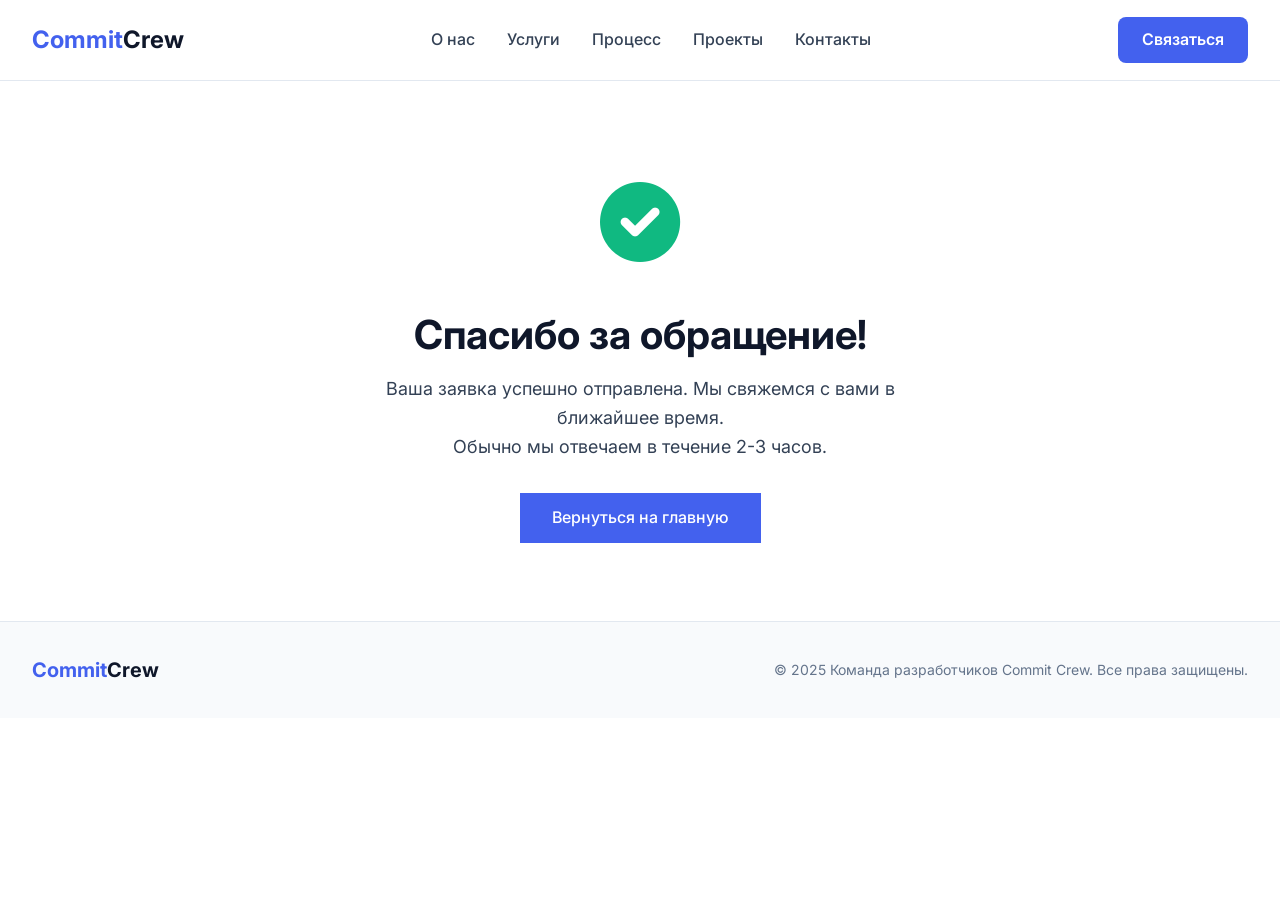
<file: thanks.html>
<!DOCTYPE html>
<html lang="ru">
<head>
    <meta charset="UTF-8">
    <meta name="viewport" content="width=device-width, initial-scale=1.0">
    <title>Спасибо за обращение | Commit Crew</title>
    <link rel="stylesheet" href="styles.css">
    <style>
        .thanks-section {
            min-height: 60vh;
            display: flex;
            align-items: center;
            justify-content: center;
            text-align: center;
            padding: 60px 0;
        }
        .thanks-container {
            max-width: 600px;
            margin: 0 auto;
        }
        .thanks-icon {
            font-size: 5rem;
            color: var(--success);
            margin-bottom: 24px;
        }
        .thanks-title {
            font-size: 2.5rem;
            margin-bottom: 16px;
        }
        .thanks-message {
            color: var(--text-secondary);
            margin-bottom: 32px;
            font-size: 1.125rem;
        }
        .thanks-button {
            display: inline-block;
            padding: 12px 32px;
            background-color: var(--primary);
            color: white;
            text-decoration: none;
            border-radius: var(--radius-md);
            font-weight: 500;
            transition: background-color 0.2s;
        }
        .thanks-button:hover {
            background-color: var(--primary-dark);
        }
    </style>
</head>
<body>
    <header class="header">
        <div class="container header-container">
            <div class="logo">
                <span class="logo-accent">Commit</span>Crew
            </div>
            <nav class="nav">
                <ul class="nav-list">
                    <li><a href="index.html#about" class="nav-link">О нас</a></li>
                    <li><a href="index.html#services" class="nav-link">Услуги</a></li>
                    <li><a href="index.html#process" class="nav-link">Процесс</a></li>
                    <li><a href="index.html#portfolio" class="nav-link">Проекты</a></li>
                    <li><a href="index.html#contact" class="nav-link">Контакты</a></li>
                </ul>
            </nav>
            <a href="index.html#contact" class="btn btn-primary">Связаться</a>
        </div>
    </header>

    <section class="thanks-section">
        <div class="container thanks-container">
            <div class="thanks-icon">
                <i class="fas fa-check-circle"></i>
            </div>
            <h1 class="thanks-title">Спасибо за обращение!</h1>
            <p class="thanks-message">
                Ваша заявка успешно отправлена. Мы свяжемся с вами в ближайшее время.<br>
                Обычно мы отвечаем в течение 2-3 часов.
            </p>
            <a href="index.html" class="thanks-button">Вернуться на главную</a>
        </div>
    </section>

    <footer class="footer">
        <div class="container">
            <div class="footer-content">
                <div class="footer-logo">
                    <span class="logo-accent">Commit</span>Crew
                </div>
                <div class="footer-copyright">
                    © 2025 Команда разработчиков Commit Crew. Все права защищены.
                </div>
            </div>
        </div>
    </footer>
</body>
</html>
</file>
<file: styles.css>
/* Подключение шрифтов и иконок */
@import url('https://fonts.googleapis.com/css2?family=Inter:wght@300;400;500;600;700;800&display=swap');
@import url('https://fonts.googleapis.com/css2?family=Fira+Code:wght@400;500;600&display=swap');
@import url('https://cdnjs.cloudflare.com/ajax/libs/font-awesome/6.0.0-beta3/css/all.min.css');

/* Переменные для светлой темы (по умолчанию) */
:root {
    --primary: #4361ee;
    --primary-dark: #3a56d4;
    --primary-light: #6c8cff;
    --primary-gradient: linear-gradient(135deg, #4361ee, #6c8cff);
    --primary-glow: rgba(67, 97, 238, 0.3);

    --bg-primary: #ffffff;
    --bg-secondary: #f8fafc;
    --bg-card: rgba(255, 255, 255, 0.8);
    --bg-card-solid: #ffffff;
    --bg-code: #1e1e2e;

    --text-primary: #0f172a;
    --text-secondary: #334155;
    --text-light: #64748b;
    --text-code: #e2e8f0;

    --border: #e2e8f0;
    --border-light: #cbd5e1;

    --shadow-sm: 0 4px 6px -1px rgba(0, 0, 0, 0.1);
    --shadow-md: 0 10px 15px -3px rgba(0, 0, 0, 0.1);
    --shadow-lg: 0 20px 25px -5px rgba(0, 0, 0, 0.1);

    --success: #10b981;
    --warning: #f59e0b;
    --error: #ef4444;
}

/* Переменные для темной темы (фиолетовые акценты) */
[data-theme="dark"] {
    --primary: #a78bfa;
    --primary-dark: #8b5cf6;
    --primary-light: #c4b5fd;
    --primary-gradient: linear-gradient(135deg, #a78bfa, #c4b5fd);
    --primary-glow: rgba(167, 139, 250, 0.3);

    --bg-primary: #0f172a;
    --bg-secondary: #1e293b;
    --bg-card: rgba(30, 41, 59, 0.9);
    --bg-card-solid: #1e293b;
    --bg-code: #0a0c14;

    --text-primary: #f1f5f9;
    --text-secondary: #cbd5e1;
    --text-light: #94a3b8;
    --text-code: #e2e8f0;

    --border: #334155;
    --border-light: #475569;
}

/* Сброс стилей */
* {
    margin: 0;
    padding: 0;
    box-sizing: border-box;
}

body {
    font-family: 'Inter', sans-serif;
    color: var(--text-primary);
    line-height: 1.6;
    background-color: var(--bg-primary);
    transition: background-color 0.3s ease, color 0.3s ease;
}

.container {
    max-width: 1280px;
    margin: 0 auto;
    padding: 0 32px;
}

/* Типографика */
h1, h2, h3, h4, h5, h6 {
    font-weight: 700;
    line-height: 1.2;
}

.section {
    padding: 80px 0;
}

.section-light {
    background-color: var(--bg-secondary);
}

.section-header {
    text-align: center;
    margin-bottom: 48px;
}

.section-title {
    font-size: 2.5rem;
    margin-bottom: 16px;
    color: var(--text-primary);
}

.section-subtitle {
    font-size: 1.125rem;
    color: var(--text-secondary);
    max-width: 600px;
    margin: 0 auto;
}

.section-subtitle-badge {
    display: inline-block;
    padding: 4px 12px;
    background: var(--primary);
    color: white;
    border-radius: 20px;
    font-size: 0.875rem;
    font-weight: 600;
    margin-bottom: 16px;
}

.gradient-text {
    background: var(--primary-gradient);
    -webkit-background-clip: text;
    -webkit-text-fill-color: transparent;
    background-clip: text;
}

/* Шапка */
.header {
    position: sticky;
    top: 0;
    background: var(--bg-primary);
    border-bottom: 1px solid var(--border);
    z-index: 100;
    backdrop-filter: blur(10px);
    background: rgba(var(--bg-primary), 0.9);
}

.header-container {
    display: flex;
    align-items: center;
    justify-content: space-between;
    height: 80px;
}

.logo {
    font-size: 1.5rem;
    font-weight: 700;
}

.logo-accent {
    color: var(--primary);
}

/* Навигация */
.nav-list {
    display: flex;
    list-style: none;
    gap: 32px;
}

.nav-link {
    text-decoration: none;
    color: var(--text-secondary);
    font-weight: 500;
    transition: color 0.2s;
}

.nav-link:hover {
    color: var(--primary);
}

/* Кнопки */
.btn {
    display: inline-block;
    padding: 10px 24px;
    border-radius: 8px;
    font-weight: 600;
    text-decoration: none;
    cursor: pointer;
    transition: all 0.2s;
    border: none;
    font-size: 1rem;
}

.btn-primary {
    background: var(--primary);
    color: white;
}

.btn-primary:hover {
    background: var(--primary-dark);
    transform: translateY(-2px);
    box-shadow: 0 8px 20px var(--primary-glow);
}

.btn-outline {
    background: transparent;
    border: 2px solid var(--border);
    color: var(--text-primary);
}

.btn-outline:hover {
    border-color: var(--primary);
    color: var(--primary);
    transform: translateY(-2px);
}

.btn-large {
    padding: 14px 32px;
    font-size: 1.125rem;
}

.btn-block {
    width: 100%;
}

.btn-glow {
    position: relative;
    overflow: hidden;
}

.btn-glow::after {
    content: '';
    position: absolute;
    top: -50%;
    left: -50%;
    width: 200%;
    height: 200%;
    background: radial-gradient(circle, rgba(255,255,255,0.3) 0%, transparent 70%);
    opacity: 0;
    transition: opacity 0.3s;
}

.btn-glow:hover::after {
    opacity: 1;
}

/* Переключатель языков */
.language-switcher {
    position: relative;
    margin-right: 16px;
}

.language-toggle {
    display: flex;
    align-items: center;
    gap: 8px;
    padding: 8px 12px;
    background: var(--bg-secondary);
    border: 1px solid var(--border);
    border-radius: 8px;
    cursor: pointer;
    color: var(--text-primary);
    font-weight: 500;
    transition: all 0.2s;
}

.language-toggle:hover {
    border-color: var(--primary);
}

.language-dropdown {
    position: absolute;
    top: 100%;
    right: 0;
    margin-top: 8px;
    background: var(--bg-card);
    border: 1px solid var(--border);
    border-radius: 8px;
    box-shadow: var(--shadow-md);
    display: none;
    z-index: 100;
    backdrop-filter: blur(10px);
    min-width: 180px;
}

.language-dropdown.active {
    display: block;
}

.language-option {
    display: block;
    width: 100%;
    padding: 10px 20px;
    background: none;
    border: none;
    text-align: left;
    cursor: pointer;
    color: var(--text-primary);
    font-size: 0.95rem;
    transition: background 0.2s;
}

.language-option:hover {
    background: var(--bg-secondary);
    color: var(--primary);
}

/* Переключатель темы */
.theme-switcher {
    margin-right: 16px;
}

.theme-toggle {
    position: relative;
    width: 60px;
    height: 30px;
    border-radius: 30px;
    background: var(--bg-secondary);
    border: 1px solid var(--border);
    cursor: pointer;
    display: flex;
    align-items: center;
    justify-content: space-between;
    padding: 0 5px;
    transition: all 0.2s;
}

.theme-toggle:hover {
    border-color: var(--primary);
}

.theme-toggle i {
    font-size: 16px;
    z-index: 2;
    color: var(--text-primary);
}

.theme-toggle-ball {
    position: absolute;
    width: 24px;
    height: 24px;
    border-radius: 50%;
    background: var(--primary);
    top: 2px;
    left: 2px;
    transition: transform 0.3s ease;
    z-index: 1;
}

[data-theme="dark"] .theme-toggle-ball {
    transform: translateX(30px);
}

/* Главный экран */
.hero {
    padding: 60px 0;
    background: var(--bg-primary);
    position: relative;
    overflow: hidden;
}

.hero-container {
    display: grid;
    grid-template-columns: 1fr 1fr;
    gap: 60px;
    align-items: center;
}

.hero-badge {
    display: inline-block;
    padding: 8px 16px;
    background: var(--bg-secondary);
    border: 1px solid var(--border);
    border-radius: 30px;
    color: var(--primary);
    font-weight: 500;
    margin-bottom: 24px;
}

.hero-title {
    font-size: 3.5rem;
    margin-bottom: 24px;
    line-height: 1.2;
}

.hero-description {
    font-size: 1.125rem;
    color: var(--text-secondary);
    margin-bottom: 32px;
}

/* Улучшенная статистика - только CSS, без JS */
.hero-stats {
    display: flex;
    gap: 24px;
    margin-bottom: 40px;
    flex-wrap: wrap;
}

.stat-item {
    position: relative;
    display: flex;
    align-items: center;
    gap: 20px;
    padding: 24px 28px;
    background: var(--bg-card);
    border: 1px solid var(--border);
    border-radius: 24px;
    min-width: 200px;
    transition: all 0.4s cubic-bezier(0.175, 0.885, 0.32, 1.275);
    box-shadow: var(--shadow-sm);
    overflow: hidden;
    backdrop-filter: blur(10px);
    flex: 1;
}

.stat-item::before {
    content: '';
    position: absolute;
    top: 0;
    left: 0;
    width: 100%;
    height: 100%;
    background: var(--primary-gradient);
    opacity: 0;
    transition: opacity 0.4s ease;
    z-index: 0;
}

.stat-item:hover {
    transform: translateY(-8px) scale(1.02);
    border-color: transparent;
    box-shadow: 0 20px 30px -10px var(--primary-glow);
}

.stat-item:hover::before {
    opacity: 0.05;
}

.stat-glow {
    position: absolute;
    top: -50%;
    left: -50%;
    width: 200%;
    height: 200%;
    background: radial-gradient(circle, var(--primary) 0%, transparent 70%);
    opacity: 0;
    transition: opacity 0.6s ease;
    pointer-events: none;
    z-index: 0;
}

.stat-item:hover .stat-glow {
    opacity: 0.15;
    animation: rotate 10s linear infinite;
}

@keyframes rotate {
    from { transform: rotate(0deg); }
    to { transform: rotate(360deg); }
}

.stat-icon {
    position: relative;
    width: 60px;
    height: 60px;
    background: var(--primary-gradient);
    border-radius: 18px;
    display: flex;
    align-items: center;
    justify-content: center;
    box-shadow: 0 10px 20px -5px var(--primary-glow);
    transition: all 0.4s ease;
    z-index: 1;
}

.stat-item:hover .stat-icon {
    transform: scale(1.1) rotate(5deg);
    box-shadow: 0 15px 30px -5px var(--primary-glow);
}

.stat-icon i {
    font-size: 2.2rem;
    color: white;
    transition: transform 0.4s ease;
}

.stat-item:hover .stat-icon i {
    transform: scale(1.1);
}

.stat-content {
    position: relative;
    display: flex;
    flex-direction: column;
    z-index: 1;
}

.stat-number-wrapper {
    display: flex;
    align-items: baseline;
    gap: 4px;
    margin-bottom: 4px;
}

.stat-number {
    font-size: 3rem;
    font-weight: 800;
    color: var(--primary);
    line-height: 1;
    font-family: 'Inter', sans-serif;
    text-shadow: 0 5px 15px var(--primary-glow);
    transition: all 0.3s ease;
}

.stat-item:hover .stat-number {
    transform: scale(1.05);
    color: var(--primary-dark);
}

.stat-plus {
    font-size: 2.2rem;
    font-weight: 700;
    color: var(--primary);
    margin-left: 2px;
    transition: all 0.3s ease;
}

.stat-item:hover .stat-plus {
    transform: scale(1.1);
    color: var(--primary-dark);
}

.stat-label {
    color: var(--text-secondary);
    font-size: 1rem;
    font-weight: 500;
    letter-spacing: 0.3px;
    transition: color 0.3s ease;
}

.stat-item:hover .stat-label {
    color: var(--text-primary);
}

/* Для темной темы */
[data-theme="dark"] .stat-number {
    text-shadow: 0 5px 15px rgba(139, 92, 246, 0.5);
}

[data-theme="dark"] .stat-item:hover .stat-number,
[data-theme="dark"] .stat-item:hover .stat-plus {
    color: var(--primary-light);
}

/* Окно с кодом */
.code-window {
    background: var(--bg-code);
    border-radius: 16px;
    overflow: hidden;
    font-family: 'Fira Code', monospace;
    font-size: 0.95rem;
    box-shadow: var(--shadow-lg);
    border: 1px solid var(--border);
}

.code-header {
    background: #2d2d3a;
    padding: 16px 20px;
    display: flex;
    gap: 8px;
    align-items: center;
}

.dot {
    width: 12px;
    height: 12px;
    border-radius: 50%;
}

.dot:nth-child(1) { background-color: #ff5f56; }
.dot:nth-child(2) { background-color: #ffbd2e; }
.dot:nth-child(3) { background-color: #27c93f; }

.code-body {
    padding: 24px;
    color: #e2e8f0;
    line-height: 1.8;
    border-bottom: 1px solid #3d3d4a;
}

.code-output {
    padding: 20px 24px;
    background: #2d2d3a;
}

.output-label {
    color: #94a3b8;
    font-size: 0.85rem;
    margin-bottom: 4px;
    font-weight: 500;
}

.output-content {
    color: #e2e8f0;
    font-size: 1rem;
}

/* Цвета синтаксиса */
.code-keyword { color: #ff79c6; }
.code-variable { color: #50fa7b; }
.code-number { color: #bd93f9; }
.code-string { color: #f1fa8c; }
.code-boolean { color: #bd93f9; }
.code-comment { color: #6272a4; }

/* Детальная карточка команды */
.team-detailed-grid {
    display: grid;
    grid-template-columns: repeat(2, 1fr);
    gap: 30px;
    margin: 40px 0;
}

.team-detailed-card {
    background: var(--bg-card);
    border: 1px solid var(--border);
    border-radius: 24px;
    padding: 28px;
    transition: all 0.3s;
    opacity: 0;
    transform: translateY(30px);
    backdrop-filter: blur(10px);
}

.team-detailed-card.visible {
    opacity: 1;
    transform: translateY(0);
}

.team-detailed-card:hover {
    transform: translateY(-5px) scale(1.02);
    box-shadow: var(--shadow-lg);
    border-color: var(--primary);
}

.team-detailed-header {
    display: flex;
    align-items: center;
    gap: 20px;
    margin-bottom: 20px;
    padding-bottom: 16px;
    border-bottom: 2px solid var(--border);
}

.team-detailed-avatar {
    width: 70px;
    height: 70px;
    background: var(--primary-gradient);
    border-radius: 50%;
    display: flex;
    align-items: center;
    justify-content: center;
    flex-shrink: 0;
}

.team-detailed-avatar i {
    font-size: 2.2rem;
    color: white;
}

.team-detailed-name h3 {
    font-size: 1.4rem;
    margin-bottom: 6px;
    color: var(--text-primary);
}

.team-detailed-role {
    font-size: 0.95rem;
    color: var(--primary);
    font-weight: 600;
    background: rgba(var(--primary), 0.1);
    padding: 4px 12px;
    border-radius: 20px;
    display: inline-block;
}

.team-detailed-bio {
    color: var(--text-secondary);
    margin-bottom: 20px;
    line-height: 1.6;
}

.team-detailed-responsibilities h4 {
    font-size: 1rem;
    margin-bottom: 14px;
    color: var(--text-primary);
}

.team-detailed-responsibilities ul {
    list-style: none;
    padding: 0;
}

.team-detailed-responsibilities li {
    display: flex;
    align-items: flex-start;
    gap: 10px;
    margin-bottom: 10px;
    color: var(--text-secondary);
    font-size: 0.95rem;
}

.team-detailed-responsibilities li i {
    color: var(--success);
    font-size: 1rem;
    margin-top: 2px;
    flex-shrink: 0;
}

/* Технологии */
.tech-grid {
    display: grid;
    grid-template-columns: repeat(auto-fit, minmax(150px, 1fr));
    gap: 20px;
}

.tech-item {
    display: flex;
    align-items: center;
    justify-content: center;
    gap: 10px;
    padding: 20px;
    background: var(--bg-card);
    border: 1px solid var(--border);
    border-radius: 16px;
    font-weight: 500;
    transition: all 0.2s;
    opacity: 0;
    transform: translateY(30px);
    backdrop-filter: blur(5px);
}

.tech-item.visible {
    opacity: 1;
    transform: translateY(0);
}

.tech-item:hover {
    border-color: var(--primary);
    transform: translateY(-2px) scale(1.05);
    box-shadow: var(--shadow-md);
}

.tech-item i {
    color: var(--primary);
    font-size: 1.25rem;
}

/* Услуги */
.services-grid {
    display: grid;
    grid-template-columns: repeat(3, 1fr);
    gap: 30px;
}

.service-card {
    padding: 32px;
    background: var(--bg-card);
    border: 1px solid var(--border);
    border-radius: 24px;
    transition: all 0.2s;
    opacity: 0;
    transform: translateY(30px);
    backdrop-filter: blur(10px);
}

.service-card.visible {
    opacity: 1;
    transform: translateY(0);
}

.service-card:hover {
    border-color: var(--primary);
    box-shadow: var(--shadow-lg);
    transform: translateY(-5px) scale(1.02);
}

.service-icon {
    width: 70px;
    height: 70px;
    background: var(--primary-gradient);
    border-radius: 20px;
    display: flex;
    align-items: center;
    justify-content: center;
    margin-bottom: 24px;
}

.service-icon i {
    font-size: 2.2rem;
    color: white;
}

.service-title {
    font-size: 1.5rem;
    margin-bottom: 16px;
}

.service-description {
    color: var(--text-secondary);
    margin-bottom: 24px;
    line-height: 1.6;
}

.service-features {
    list-style: none;
}

.service-features li {
    display: flex;
    align-items: center;
    gap: 8px;
    margin-bottom: 12px;
    color: var(--text-secondary);
}

.service-features i {
    color: var(--primary);
    font-size: 0.9rem;
}

/* Процесс работы */
.process-grid {
    display: grid;
    grid-template-columns: repeat(5, 1fr);
    gap: 20px;
}

.process-step {
    text-align: center;
    padding: 24px;
    background: var(--bg-card);
    border: 1px solid var(--border);
    border-radius: 16px;
    transition: all 0.3s;
    opacity: 0;
    transform: translateY(30px);
    backdrop-filter: blur(5px);
}

.process-step.visible {
    opacity: 1;
    transform: translateY(0);
}

.process-step:hover {
    border-color: var(--primary);
    transform: translateY(-5px) scale(1.05);
    box-shadow: var(--shadow-md);
}

.step-number {
    font-size: 2.5rem;
    font-weight: 800;
    color: var(--primary);
    opacity: 0.5;
    margin-bottom: 16px;
}

.step-title {
    font-size: 1.25rem;
    margin-bottom: 8px;
}

.step-description {
    color: var(--text-light);
    font-size: 0.875rem;
    line-height: 1.5;
}

/* Портфолио */
.portfolio-grid {
    display: grid;
    grid-template-columns: repeat(3, 1fr);
    gap: 30px;
}

.portfolio-card {
    background: var(--bg-card);
    border: 1px solid var(--border);
    border-radius: 20px;
    overflow: hidden;
    transition: all 0.3s;
    opacity: 0;
    transform: translateY(30px);
    backdrop-filter: blur(5px);
}

.portfolio-card.visible {
    opacity: 1;
    transform: translateY(0);
}

.portfolio-card:hover {
    transform: translateY(-5px) scale(1.02);
    box-shadow: var(--shadow-lg);
    border-color: var(--primary);
}

.portfolio-image {
    height: 180px;
    background: var(--primary-gradient);
    display: flex;
    align-items: center;
    justify-content: center;
}

.portfolio-image i {
    font-size: 4rem;
    color: white;
    opacity: 0.9;
}

.portfolio-content {
    padding: 24px;
}

.portfolio-title {
    font-size: 1.25rem;
    margin-bottom: 8px;
}

.portfolio-description {
    color: var(--text-secondary);
    font-size: 0.875rem;
    margin-bottom: 16px;
    line-height: 1.5;
}

.portfolio-tags {
    display: flex;
    gap: 8px;
    flex-wrap: wrap;
}

.tag {
    padding: 4px 12px;
    background: var(--bg-secondary);
    color: var(--text-secondary);
    border: 1px solid var(--border);
    border-radius: 30px;
    font-size: 0.75rem;
    font-weight: 500;
}

/* Контакты */
.contact-container {
    display: grid;
    grid-template-columns: 1fr 1fr;
    gap: 60px;
    background: var(--bg-card);
    border-radius: 32px;
    padding: 48px;
    box-shadow: var(--shadow-md);
    opacity: 0;
    transform: translateY(30px);
    backdrop-filter: blur(10px);
}

.contact-container.visible {
    opacity: 1;
    transform: translateY(0);
}

.contact-title {
    font-size: 2.2rem;
    margin-bottom: 16px;
}

.contact-description {
    color: var(--text-secondary);
    margin-bottom: 32px;
    font-size: 1.1rem;
}

.contact-details {
    display: flex;
    flex-direction: column;
    gap: 24px;
}

.contact-item {
    display: flex;
    gap: 20px;
    align-items: flex-start;
}

.contact-icon {
    width: 56px;
    height: 56px;
    background: var(--primary-gradient);
    border-radius: 16px;
    display: flex;
    align-items: center;
    justify-content: center;
    flex-shrink: 0;
}

.contact-icon i {
    font-size: 1.8rem;
    color: white;
}

.contact-label {
    font-size: 0.875rem;
    color: var(--text-light);
    margin-bottom: 4px;
}

.contact-value {
    font-weight: 600;
    font-size: 1.1rem;
}

.contact-form {
    display: flex;
    flex-direction: column;
    gap: 20px;
}

.form-group {
    position: relative;
}

.form-control {
    width: 100%;
    padding: 16px 20px 16px 52px;
    border: 1px solid var(--border);
    border-radius: 16px;
    font-family: inherit;
    font-size: 1rem;
    background: var(--bg-primary);
    color: var(--text-primary);
    transition: all 0.2s;
}

.form-control:focus {
    outline: none;
    border-color: var(--primary);
    box-shadow: 0 0 0 4px var(--primary-glow);
}

.input-icon {
    position: absolute;
    left: 20px;
    top: 50%;
    transform: translateY(-50%);
    color: var(--text-light);
    font-size: 1.1rem;
}

.textarea-icon {
    top: 28px;
    transform: none;
}

textarea.form-control {
    min-height: 140px;
    resize: vertical;
}

.form-status {
    text-align: center;
    font-weight: 500;
    margin-top: 10px;
}

/* Футер */
.footer {
    border-top: 1px solid var(--border);
    padding: 32px 0;
    background: var(--bg-secondary);
}

.footer-content {
    display: flex;
    justify-content: space-between;
    align-items: center;
}

.footer-logo {
    font-size: 1.25rem;
    font-weight: 700;
}

.footer-copyright {
    color: var(--text-light);
    font-size: 0.875rem;
}

.footer-social {
    display: flex;
    gap: 20px;
}

.social-link {
    color: var(--text-light);
    font-size: 1.3rem;
    transition: all 0.2s;
}

.social-link:hover {
    color: var(--primary);
    transform: translateY(-3px);
}

/* Кнопка "Наверх" */
.scroll-top-btn {
    position: fixed;
    bottom: 30px;
    right: 30px;
    width: 50px;
    height: 50px;
    border-radius: 50%;
    background: var(--primary);
    color: white;
    border: none;
    cursor: pointer;
    opacity: 0;
    visibility: hidden;
    transition: all 0.3s;
    z-index: 99;
    box-shadow: var(--shadow-lg);
}

.scroll-top-btn.visible {
    opacity: 1;
    visibility: visible;
}

.scroll-top-btn:hover {
    transform: translateY(-5px) scale(1.1);
    background: var(--primary-dark);
}

/* Прелоадер */
.preloader {
    position: fixed;
    top: 0;
    left: 0;
    width: 100%;
    height: 100%;
    background: var(--bg-primary);
    z-index: 9999;
    display: flex;
    align-items: center;
    justify-content: center;
    transition: opacity 0.5s, visibility 0.5s;
}

.preloader.hidden {
    opacity: 0;
    visibility: hidden;
}

.preloader-content {
    text-align: center;
}

.preloader-logo {
    font-size: 2.5rem;
    font-weight: 700;
    margin-bottom: 20px;
}

.preloader-logo span {
    color: var(--primary);
}

.preloader-spinner {
    width: 50px;
    height: 50px;
    border: 3px solid var(--border);
    border-top-color: var(--primary);
    border-radius: 50%;
    animation: spin 1s linear infinite;
    margin: 0 auto;
}

@keyframes spin {
    to { transform: rotate(360deg); }
}

/* Анимации */
@keyframes fadeInUp {
    from {
        opacity: 0;
        transform: translateY(30px);
    }
    to {
        opacity: 1;
        transform: translateY(0);
    }
}

.animate-on-load {
    animation: fadeInUp 0.6s ease forwards;
}

.delay-100 {
    animation-delay: 0.1s;
}

.delay-200 {
    animation-delay: 0.2s;
}

.delay-300 {
    animation-delay: 0.3s;
}

.delay-400 {
    animation-delay: 0.4s;
}

.delay-50 {
    animation-delay: 0.05s;
}

/* Частицы фона */
.hero-bg-particles {
    position: absolute;
    top: 0;
    left: 0;
    width: 100%;
    height: 100%;
    overflow: hidden;
    z-index: 0;
    pointer-events: none;
}

.particle {
    position: absolute;
    background: var(--primary);
    border-radius: 50%;
    opacity: 0.1;
    animation: float 20s linear infinite;
}

@keyframes float {
    0% {
        transform: translateY(0) translateX(0);
        opacity: 0.1;
    }
    100% {
        transform: translateY(-100vh) translateX(50px);
        opacity: 0;
    }
}

/* Мобильное меню */
.mobile-menu-btn {
    display: none;
    flex-direction: column;
    gap: 6px;
    cursor: pointer;
    padding: 10px;
}

.mobile-menu-btn span {
    width: 30px;
    height: 3px;
    background: var(--text-primary);
    transition: all 0.3s;
    border-radius: 3px;
}

.mobile-menu-btn.active span:nth-child(1) {
    transform: rotate(45deg) translate(6px, 6px);
}

.mobile-menu-btn.active span:nth-child(2) {
    opacity: 0;
}

.mobile-menu-btn.active span:nth-child(3) {
    transform: rotate(-45deg) translate(6px, -6px);
}

/* Адаптивность */
@media (max-width: 1024px) {
    .hero-title {
        font-size: 2.8rem;
    }

    .services-grid,
    .portfolio-grid {
        grid-template-columns: repeat(2, 1fr);
    }

    .process-grid {
        grid-template-columns: repeat(3, 1fr);
    }

    .stat-item {
        min-width: 160px;
        padding: 20px 24px;
    }

    .stat-number {
        font-size: 2.5rem;
    }

    .stat-plus {
        font-size: 2rem;
    }

    .stat-icon {
        width: 50px;
        height: 50px;
    }

    .stat-icon i {
        font-size: 1.8rem;
    }
}

@media (max-width: 992px) {
    .team-detailed-grid {
        grid-template-columns: 1fr;
    }

    .team-detailed-card[style*="grid-column: span 2"] {
        grid-column: auto !important;
    }

    .hero-stats {
        justify-content: center;
    }

    .contact-container {
        grid-template-columns: 1fr;
        gap: 40px;
    }
}

@media (max-width: 768px) {
    .mobile-menu-btn {
        display: flex;
    }

    .nav {
        position: fixed;
        top: 80px;
        left: -100%;
        width: 100%;
        height: calc(100vh - 80px);
        background: var(--bg-card);
        backdrop-filter: blur(20px);
        transition: left 0.3s ease;
        z-index: 98;
        padding: 40px 20px;
    }

    .nav.active {
        left: 0;
    }

    .nav-list {
        flex-direction: column;
        align-items: center;
        gap: 30px;
        font-size: 1.2rem;
    }

    .header-container {
        flex-wrap: wrap;
        gap: 15px;
    }

    .hero-container {
        grid-template-columns: 1fr;
        text-align: center;
    }

    .hero-description {
        margin: 0 auto 32px;
    }

    .hero-buttons {
        justify-content: center;
    }

    .services-grid,
    .portfolio-grid,
    .process-grid {
        grid-template-columns: 1fr;
    }

    .footer-content {
        flex-direction: column;
        gap: 20px;
        text-align: center;
    }

    .team-detailed-header {
        flex-direction: column;
        text-align: center;
    }

    .team-detailed-avatar {
        margin: 0 auto;
    }

    .process-step {
        max-width: 300px;
        margin: 0 auto;
    }

    .process-grid {
        display: flex;
        flex-direction: column;
        align-items: center;
    }

    .hero-stats {
        gap: 16px;
    }

    .stat-item {
        width: 100%;
        max-width: 300px;
        margin: 0 auto;
    }
}

@media (max-width: 480px) {
    .section {
        padding: 48px 0;
    }

    .section-title {
        font-size: 2rem;
    }

    .hero-title {
        font-size: 2rem;
    }

    .hero-description {
        font-size: 1rem;
    }

    .contact-container {
        padding: 24px;
    }

    .language-switcher,
    .theme-switcher {
        margin-right: 8px;
    }

    .btn-large {
        padding: 12px 24px;
    }

    .stat-item {
        padding: 16px;
        gap: 15px;
    }

    .stat-icon {
        width: 45px;
        height: 45px;
        border-radius: 14px;
    }

    .stat-icon i {
        font-size: 1.5rem;
    }

    .stat-number {
        font-size: 2.2rem;
    }

    .stat-plus {
        font-size: 1.8rem;
    }

    .stat-label {
        font-size: 0.9rem;
    }

    .portfolio-grid {
        gap: 20px;
    }

    .portfolio-card {
        max-width: 100%;
    }

    .footer-social {
        gap: 15px;
    }

    .social-link {
        font-size: 1.2rem;
    }
}

/* Стеклянные карточки */
.glass-card {
    background: var(--bg-card);
    backdrop-filter: blur(10px);
    border: 1px solid var(--border);
}
</file>
